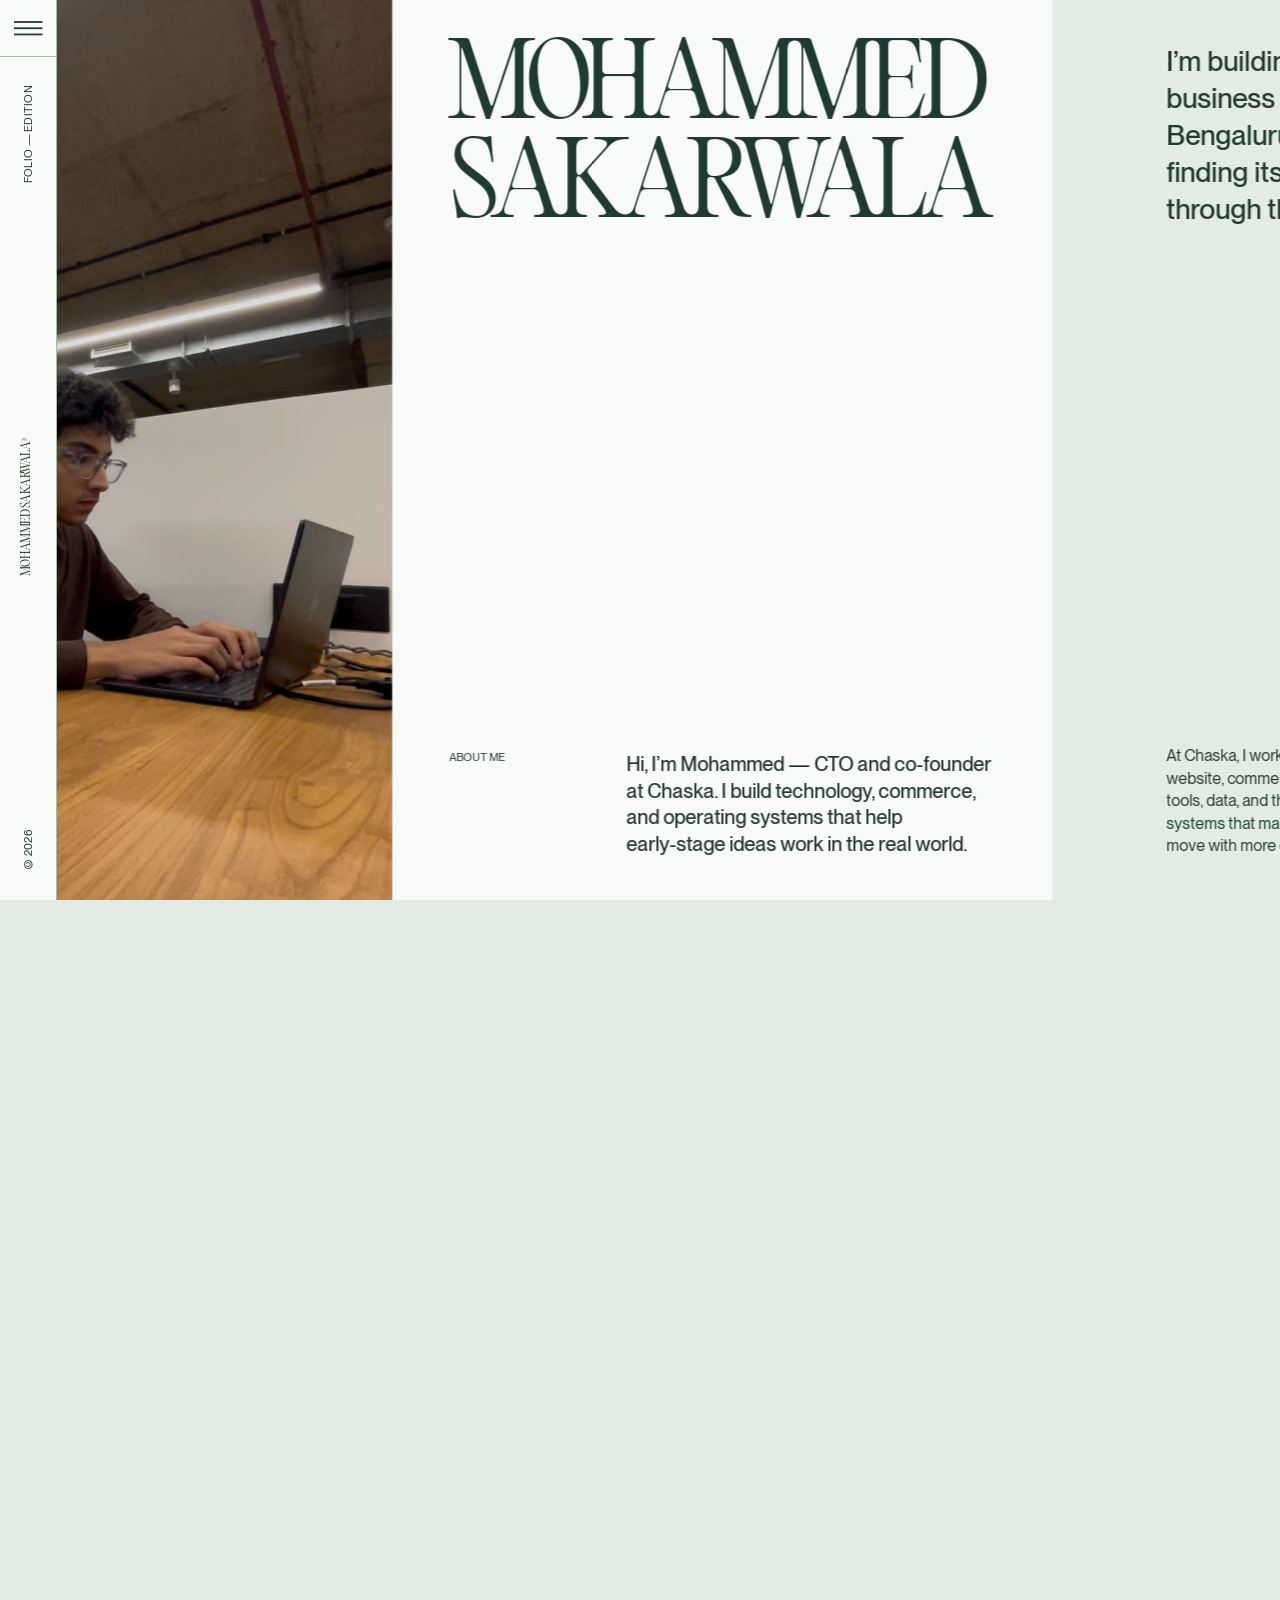
<file: about/index.html>
<!doctype html>
<html lang="en"><head><meta charset="utf-8"><meta name="viewport" content="width=device-width,initial-scale=1"><meta name="theme-color" content="#142f24"><meta name="description" content="About Mohammed Sakarwala, CTO and co-founder at Chaska."><title>About — Mohammed Sakarwala</title><link rel="preload" as="image" href="/assets/mohammed-building.jpeg"><link rel="stylesheet" href="/assets/site.css?v=20261117d"><script src="/assets/site.js?v=20261107l" defer></script></head>
<body><a class="skip" href="#main">Skip to content</a>
  <header class="site-rail site-rail--light" aria-label="Global site header"><a class="rail-mark" href="/" aria-label="Back to home">MS<sup>TM</sup></a><button class="rail-menu" type="button" aria-label="Open menu" aria-controls="site-menu" aria-expanded="false"><svg class="rail-menu__icon" viewBox="0 0 32 32" fill="none" xmlns="http://www.w3.org/2000/svg" aria-hidden="true"><rect y="15" width="32" height="2" fill="currentColor"></rect><rect data-menu-icon-bar="lower" x="0" y="22" width="32" height="2" fill="currentColor"></rect><rect data-menu-icon-bar="upper" x="0" y="8" width="32" height="2" fill="currentColor"></rect></svg></button><div class="rail-desktop"><span class="rail-edition">Folio — edition</span><a class="rail-name" href="/" aria-label="Back to home">Mohammed Sakarwala</a><span class="rail-year">© 2026</span></div></header>
  <nav class="menu-overlay" id="site-menu" aria-label="Site navigation" aria-hidden="true"><div class="menu-head"><span class="eyebrow">Mohammed Sakarwala — Folio</span></div><div class="menu-links"><a href="/"><span>01.</span>Home</a><a href="/about/"><span>02.</span>About</a><a href="/works/"><span>03.</span>Works</a><a href="/#contact"><span>04.</span>Contact</a></div><div class="menu-foot"><span>Bengaluru, India</span><a href="https://www.linkedin.com/in/mohammed-sakarwala-825a503b8/" target="_blank" rel="noopener noreferrer">LinkedIn ↗</a></div></nav>
  <div class="horizontal-scroll about-scroll" data-horizontal-scroll><main class="page about-page" id="main">
    <section class="about-panel about-panel--hero" data-header-bg="#f7faf6" data-header-text="#1f3a2d" data-header-border="#a8b8aa" aria-label="About Mohammed">
      <div class="about-portrait" data-reveal><span class="about-image-wipe" aria-hidden="true"></span><img src="/assets/mohammed-building.jpeg" width="1169" height="1561" alt="Mohammed working at a laptop" loading="eager"></div>
      <div class="about-hero-copy"><h1 class="about-display editorial-display" data-reveal><span class="about-name-line"><span>Mohammed</span></span><span class="about-name-line"><span>Sakarwala</span></span></h1><div class="about-hero-meta" data-reveal><p class="about-kicker">About me</p><p>Hi, I’m Mohammed — CTO and co-founder at Chaska. I build technology, commerce, and operating systems that help early-stage ideas work in the real world.</p></div></div>
    </section>

    <section class="about-panel about-panel--intro" data-header-bg="#e3ece4" data-header-text="#1f3a2d" data-header-border="#a8b8aa" aria-label="Introduction">
      <p class="about-lead">I’m building in public while studying business and entrepreneurship in Bengaluru. I like taking a rough idea, finding its practical shape, and learning through the work.</p>
      <div class="about-columns"><p>At Chaska, I work across the website, commerce setup, AI tools, data, and the operating systems that make a small team move with more clarity.</p><p>Before Chaska, we explored YŌJŌ, a matcha concept. It taught me to look harder at an audience and the time available before getting attached to an idea.</p></div>
    </section>

    <section class="about-panel about-panel--philosophy" data-header-bg="#1f3a2d" data-header-text="#f7faf6" data-header-border="#54705f" aria-label="Philosophy">
      <p class="about-kicker">Philosophy</p><blockquote class="editorial-display" data-reveal><span class="about-quote-line"><span>“Learn in public.</span></span><span class="about-quote-line"><span>Build with intent.”</span></span></blockquote>
    </section>

    <section class="about-panel about-panel--journey" data-header-bg="#1f3a2d" data-header-text="#f7faf6" data-header-border="#54705f" aria-label="Journey">
      <h2 class="editorial-display" data-reveal><span class="about-name-line"><span>Current</span></span><span class="about-name-line"><span>journey</span></span></h2>
      <p class="journey-note">❋ A short timeline of the ventures, systems, and experiments shaping how I think and build.</p>
      <div class="journey-table" data-reveal role="table" aria-label="Mohammed's current journey">
        <div role="row"><strong role="cell">2026 — now</strong><span role="cell">CTO &amp; co-founder</span><span role="cell">Chaska</span></div>
        <div role="row"><strong role="cell">2026</strong><span role="cell">Brand &amp; web concept</span><span role="cell">YŌJŌ</span></div>
        <div role="row"><strong role="cell">2025 — now</strong><span role="cell">Business &amp; entrepreneurship</span><span role="cell">Mesa School of Business</span></div>
        <div role="row"><strong role="cell">2025 — now</strong><span role="cell">Learning and venture building</span><span role="cell">IIM Bangalore</span></div>
      </div>
    </section>

    <section class="about-panel about-panel--beyond" data-header-bg="#e3ece4" data-header-text="#1f3a2d" data-header-border="#a8b8aa" aria-label="Beyond work">
      <div class="about-beyond-image" data-reveal><span class="about-image-wipe" aria-hidden="true"></span><img src="/assets/image-placeholder.svg" alt="Image placeholder" loading="eager"></div>
      <p class="about-lead" data-reveal>Beyond work: <span>badminton</span>, <span>football</span>, <span>cricket</span>, the gym, reading, gaming, and taking things apart to understand how they work.</p>
      <div class="about-interest-preview" aria-hidden="true"><svg viewBox="0 0 189 251" fill="none" xmlns="http://www.w3.org/2000/svg"><rect x=".5" y=".5" width="188" height="250" stroke="currentColor"/><path d="M0 0L189 251" stroke="currentColor"/></svg></div>
      <div class="about-beyond-foot" data-reveal><p>Open for<br>collaborations</p><p>Find me on<br><a href="https://www.linkedin.com/in/mohammed-sakarwala-825a503b8/" target="_blank" rel="noopener noreferrer">LinkedIn ↗</a></p></div>
    </section>
  </main></div>
</body></html>
</file>
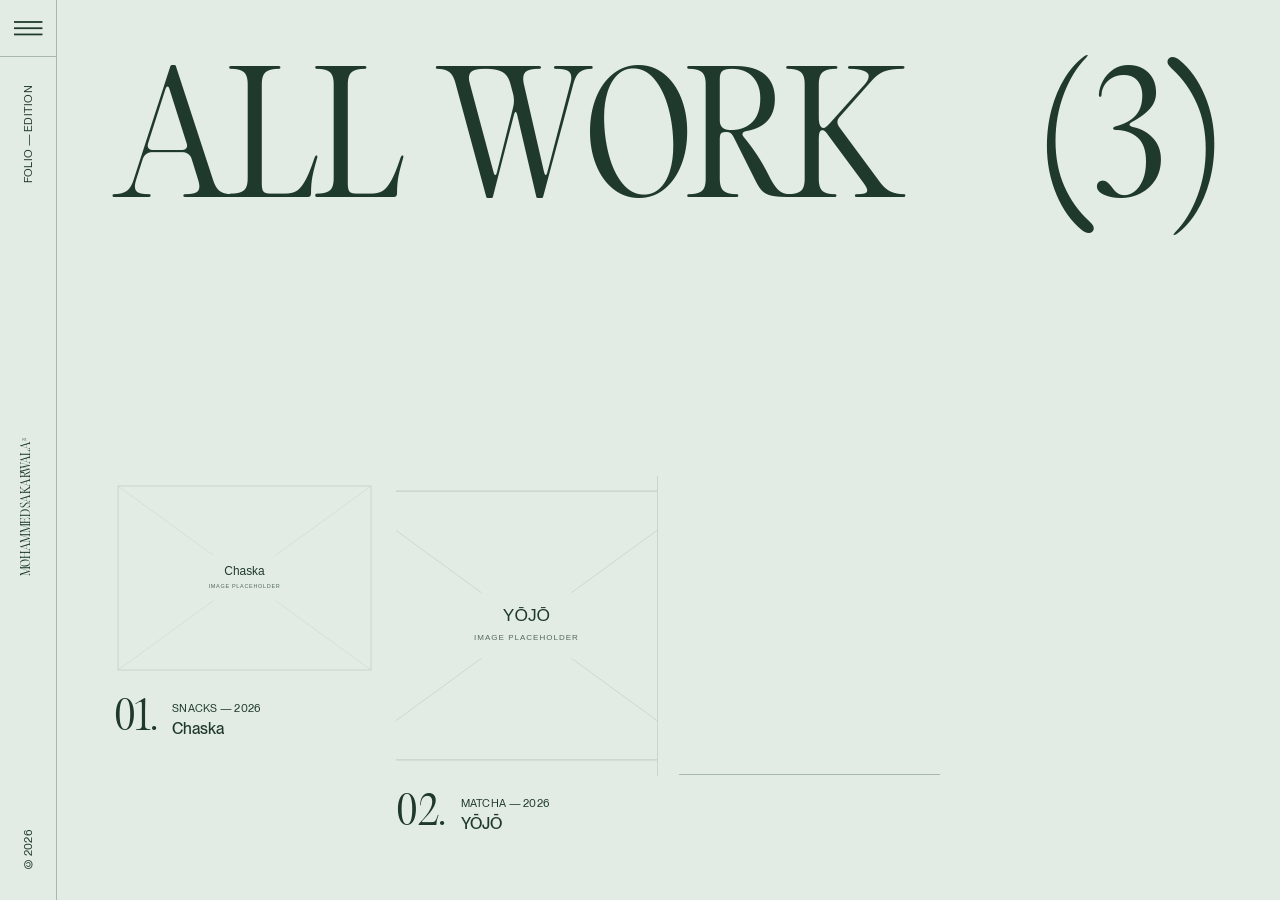
<file: works/index.html>
<!doctype html>
<html lang="en"><head><meta charset="utf-8"><meta name="viewport" content="width=device-width,initial-scale=1"><meta name="theme-color" content="#142f24"><meta name="description" content="Selected work by Mohammed Sakarwala: Chaska, YŌJŌ, and an educational platform."><title>Works — Mohammed Sakarwala</title><script>document.documentElement.classList.add('works-js')</script><link rel="stylesheet" href="/assets/site.css?v=20261117d"><link rel="stylesheet" href="/assets/works.css?v=20261117d"><script src="/assets/site.js?v=20261107l" defer></script><link rel="stylesheet" href="/assets/notes-platform.css?v=20261117d"></head>
<body><a class="skip" href="#main">Skip to content</a>
  <header class="site-rail site-rail--light" aria-label="Global site header"><a class="rail-mark" href="/" aria-label="Back to home">MS<sup>TM</sup></a><button class="rail-menu" type="button" aria-label="Open menu" aria-controls="site-menu" aria-expanded="false"><svg class="rail-menu__icon" viewBox="0 0 32 32" fill="none" xmlns="http://www.w3.org/2000/svg" aria-hidden="true"><rect y="15" width="32" height="2" fill="currentColor"></rect><rect data-menu-icon-bar="lower" x="0" y="22" width="32" height="2" fill="currentColor"></rect><rect data-menu-icon-bar="upper" x="0" y="8" width="32" height="2" fill="currentColor"></rect></svg></button><div class="rail-desktop"><span class="rail-edition">Folio — edition</span><a class="rail-name" href="/" aria-label="Back to home">Mohammed Sakarwala</a><span class="rail-year">© 2026</span></div></header>
  <nav class="menu-overlay" id="site-menu" aria-label="Site navigation" aria-hidden="true"><div class="menu-head"><span class="eyebrow">Mohammed Sakarwala — Folio</span></div><div class="menu-links"><a href="/"><span>01.</span>Home</a><a href="/about/"><span>02.</span>About</a><a href="/works/"><span>03.</span>Works</a><a href="/#contact"><span>04.</span>Contact</a></div><div class="menu-foot"><span>Bengaluru, India</span><a href="https://www.linkedin.com/in/mohammed-sakarwala-825a503b8/" target="_blank" rel="noopener noreferrer">LinkedIn ↗</a></div></nav>
  <main class="page works-page" id="main">
    <section class="works-all" aria-label="All work" data-header-bg="#e3ece4" data-header-text="#1f3a2d" data-header-border="#a8b8aa">
      <header class="works-all__head"><h1 class="works-all__title">All work</h1><p class="works-all__count" aria-label="3 projects">(3)</p></header>
      <div class="works-all__viewport" data-works-viewport><div class="works-all__track" role="list" aria-label="Project gallery">
        <article class="works-all__card works-all__card--chaska" role="listitem"><a href="/works/chaska/" data-works-open="chaska" aria-label="View Chaska project"><span class="works-all__media"><img src="/assets/chaska-placeholder.svg" width="1536" height="1024" alt="Chaska image placeholder"></span></a><div class="works-all__caption"><span class="works-all__number">01.</span><div><span class="works-all__category">Snacks — 2026</span><h2>Chaska</h2></div></div></article>
        <article class="works-all__card works-all__card--yojo" role="listitem"><a href="/works/yojo/" data-works-open="yojo" aria-label="View YŌJŌ project"><span class="works-all__media"><img src="/assets/yojo-placeholder.svg" width="1536" height="1024" alt="YŌJŌ image placeholder"></span></a><div class="works-all__caption"><span class="works-all__number">02.</span><div><span class="works-all__category">Matcha — 2026</span><h2>YŌJŌ</h2></div></div></article>
        <article class="works-all__card works-all__card--notes works-all__card--text-only" role="listitem"><div class="works-all__caption"><span class="works-all__number">03.</span><div><span class="works-all__category">Office Management — 2026</span><h2><a href="/works/notes-platform/" data-works-open="notes">Educational platform</a></h2></div></div></article>
      </div></div>
    </section>
<section class="project-overlay" data-project-overlay="chaska" role="dialog" aria-modal="true" aria-label="Chaska" hidden>
<div class="project-overlay__backdrop" aria-hidden="true"></div>
<button class="project-overlay__close" type="button" data-project-close>← Back to work</button>
<div class="project-overlay__copy"><div class="case-hero__content"><h1 class="serif">Chaska</h1><div class="case-intro"><span class="eyebrow">Overview</span><p>A student-built snacks brand. As CTO and co-founder, I work on the technology and systems that help turn the brand into a real business.</p></div><div class="case-facts"><div><span>Year</span><span>2026 — now</span></div><div><span>Role</span><span>CTO and co-founder</span></div><div><span>Scope</span><span>Website, Shopify integration, AI and operating systems</span></div><div><span>Live site</span><a href="https://snackchaska.shop/" target="_blank" rel="noopener noreferrer">Visit Chaska ↗</a></div></div></div><section class="section case-body" data-header-bg="#eff3ee" data-header-text="#1f3a2d" data-header-border="#a8b8aa"><div class="wrap chapter"><div class="chapter-label"><span>The project</span>Chaska</div><div><p class="section-lead" data-reveal">For Chaska, the website had to do more than look like a brand. It had to help people discover and buy the product.</p><div class="case-body__grid" data-reveal><h2>From domain to checkout.</h2><div><p>I built the Chaska website from domain setup through Shopify payment integration with help from one teammate. The work includes the surrounding setup a young brand needs to be visible and measurable online.</p><p>I also work across AI tools, data, Meta Ads Manager and pixels, and the operating systems behind the team’s execution. Those pieces keep changing as we learn what the business actually needs.</p><p>This is ongoing work. I’ll add verified outcomes and a closer look at the implementation as the venture develops.</p></div></div><figure class="case-media"><img src="/assets/chaska-placeholder.svg" width="1122" height="1402" alt="Chaska image placeholder" loading="lazy"><figcaption>Chaska imagery will be added here.</figcaption></figure></div></div></section></div>
<div class="project-overlay__visual"><img src="/assets/chaska-placeholder.svg" width="1122" height="1402" alt="Chaska image placeholder"></div>
</section>
<section class="project-overlay" data-project-overlay="yojo" role="dialog" aria-modal="true" aria-label="YŌJŌ" hidden>
<div class="project-overlay__backdrop" aria-hidden="true"></div>
<button class="project-overlay__close" type="button" data-project-close>← Back to work</button>
<div class="project-overlay__copy"><div class="case-hero__content"><h1 class="serif">YŌJŌ</h1><div class="case-intro"><span class="eyebrow">Overview</span><p>An earlier exploration of how matcha could feel more accessible in India, expressed through a brand identity and digital experience.</p></div><div class="case-facts"><div><span>Year</span><span>2026</span></div><div><span>Status</span><span>Past project · concept archive</span></div><div><span>Scope</span><span>Brand direction, product exploration, website</span></div><div><span>Site</span><a href="/yojo-concept/" target="_blank" rel="noopener noreferrer">Explore the concept ↗</a></div></div></div><section class="section case-body" data-header-bg="#eff3ee" data-header-text="#1f3a2d" data-header-border="#a8b8aa"><div class="wrap chapter"><div class="chapter-label"><span>The project</span>YŌJŌ</div><div><p class="section-lead" data-reveal">We explored YŌJŌ before moving on to Chaska. The work remains a useful record of an idea taken far enough to design and test its story.</p><div class="case-body__grid" data-reveal><h2>A brand for an everyday cup.</h2><div><p>YŌJŌ started as a matcha-focused drinks idea. We explored what a more approachable brand could look and sound like, along with flavour directions and a website to bring the idea together.</p><p>Our team later changed direction for the venture we were building at Mesa. That was a decision about our own constraints and audience, not a claim that matcha cannot work in India.</p><p>The linked site presents the visual and product concept as an archive. It does not take orders or enquiries.</p></div></div><figure class="case-media" style="background:#d3e0d4"><img src="/assets/yojo-placeholder.svg" width="1536" height="1024" alt="YŌJŌ image placeholder" loading="lazy"><figcaption>YŌJŌ imagery will be added here.</figcaption></figure></div></div></section></div>
<div class="project-overlay__visual"><img src="/assets/yojo-placeholder.svg" width="1536" height="1024" alt="YŌJŌ image placeholder"></div>
</section>
<section class="project-overlay" data-project-overlay="notes" role="dialog" aria-modal="true" aria-label="Educational platform" hidden>
<div class="project-overlay__backdrop" aria-hidden="true"></div>
<button class="project-overlay__close" type="button" data-project-close>← Back to work</button>
<div class="project-overlay__copy"><div class="case-hero__content"><h1 class="serif">Educational platform</h1><div class="case-intro"><span class="eyebrow">Overview</span><p>A digital study platform providing educational material for the subject of Office Management. Students can explore OM-1 and OM-2 resources, purchase access, and study through a mobile-friendly reader.</p></div><div class="case-facts"><div><span>Year</span><span>2026</span></div><div><span>Role</span><span>Solo build</span></div><div><span>Stack</span><span>Supabase · Razorpay · Cloudflare Pages</span></div><div><span>Website</span><a href="https://om-notes.pages.dev/" target="_blank" rel="noopener noreferrer">Visit OM Notes ↗</a></div></div></div><section class="section case-body" data-header-bg="#eff3ee" data-header-text="#1f3a2d" data-header-border="#a8b8aa"><div class="wrap chapter"><div class="chapter-label"><span>The project</span>Educational platform</div><div>
      <p class="section-lead" data-reveal>OM Notes brings educational material for Office Management into one place, including OM-1 and OM-2 study resources and past papers, with a reader designed for students on mobile and desktop.</p>
      <div class="case-body__grid" data-reveal>
        <h2>From landing page to live checkout.</h2>
        <div>
          <p>I built the landing page, Google sign-in, Razorpay checkout, and account experience. Supabase handles authentication, payment-related functions, and access checks; Cloudflare Pages hosts the site.</p>
          <p>A central challenge was making a long set of notes usable on phones while keeping the original document in private storage. The reader loads prepared pages as they are needed, with navigation and zoom controls.</p>
        </div>
      </div>

      <div class="notes-tech-grid" data-reveal>
        <div class="notes-tech-item">
          <span class="notes-tech-item__number serif">01</span>
          <h3>A protected reader</h3>
          <p>The current reader displays prepared page images and overlays account information as a deterrent to casual sharing. Authorized viewers can still save or capture what they see, so the design does not promise to prevent copying.</p>
        </div>
        <div class="notes-tech-item">
          <span class="notes-tech-item__number serif">02</span>
          <h3>Private source files</h3>
          <p>The original PDF stays in private storage. Authenticated requests retrieve individual prepared pages through an Edge Function, rather than sending the original PDF or a storage signing key to the browser.</p>
        </div>
        <div class="notes-tech-item">
          <span class="notes-tech-item__number serif">03</span>
          <h3>Edge Function security pattern</h3>
          <p>Supabase Edge Functions handle operations such as checking entitlement and processing payment events. A page request checks the signed-in account and paid access before returning content; the service role key stays server-side.</p>
        </div>
        <div class="notes-tech-item">
          <span class="notes-tech-item__number serif">04</span>
          <h3>A reader for long notes</h3>
          <p>The current prepared notes contain 164 pages. The reader loads pages around the viewport on demand, with page navigation and zoom for desktop and mobile.</p>
        </div>
      </div>

      <figure class="case-media notes-case-media">
        <div class="notes-architecture" aria-label="System architecture overview">
          <div class="notes-arch-row notes-arch-row--top">
            <div class="notes-arch-node">Landing page<span>Cloudflare Pages</span></div>
            <div class="notes-arch-arrow">→</div>
            <div class="notes-arch-node">Google OAuth<span>Supabase Auth</span></div>
            <div class="notes-arch-arrow">→</div>
            <div class="notes-arch-node">Razorpay checkout<span>Online payment</span></div>
          </div>
          <div class="notes-arch-divider" aria-hidden="true">↓ on payment.captured</div>
          <div class="notes-arch-row notes-arch-row--bottom">
            <div class="notes-arch-node notes-arch-node--highlight">Edge Function<span>Validates webhook · grants access</span></div>
            <div class="notes-arch-arrow">→</div>
            <div class="notes-arch-node notes-arch-node--highlight">Edge Function<span>Checks access · serves pages</span></div>
            <div class="notes-arch-arrow">→</div>
            <div class="notes-arch-node">Notes reader<span>Prepared pages · lazy loading</span></div>
          </div>
        </div>
        <figcaption>System architecture. The service role key stays server-side throughout.</figcaption>
      </figure>

      <div class="notes-callout" data-reveal>
        <p class="notes-callout__label eyebrow">The approach</p>
        <p class="notes-callout__text">Keep privileged operations server-side, check access on each page request, and make a long document practical to read on a phone.</p>
      </div>
    </div></div></section></div>
</section>
  </main>
</body></html>
</file>
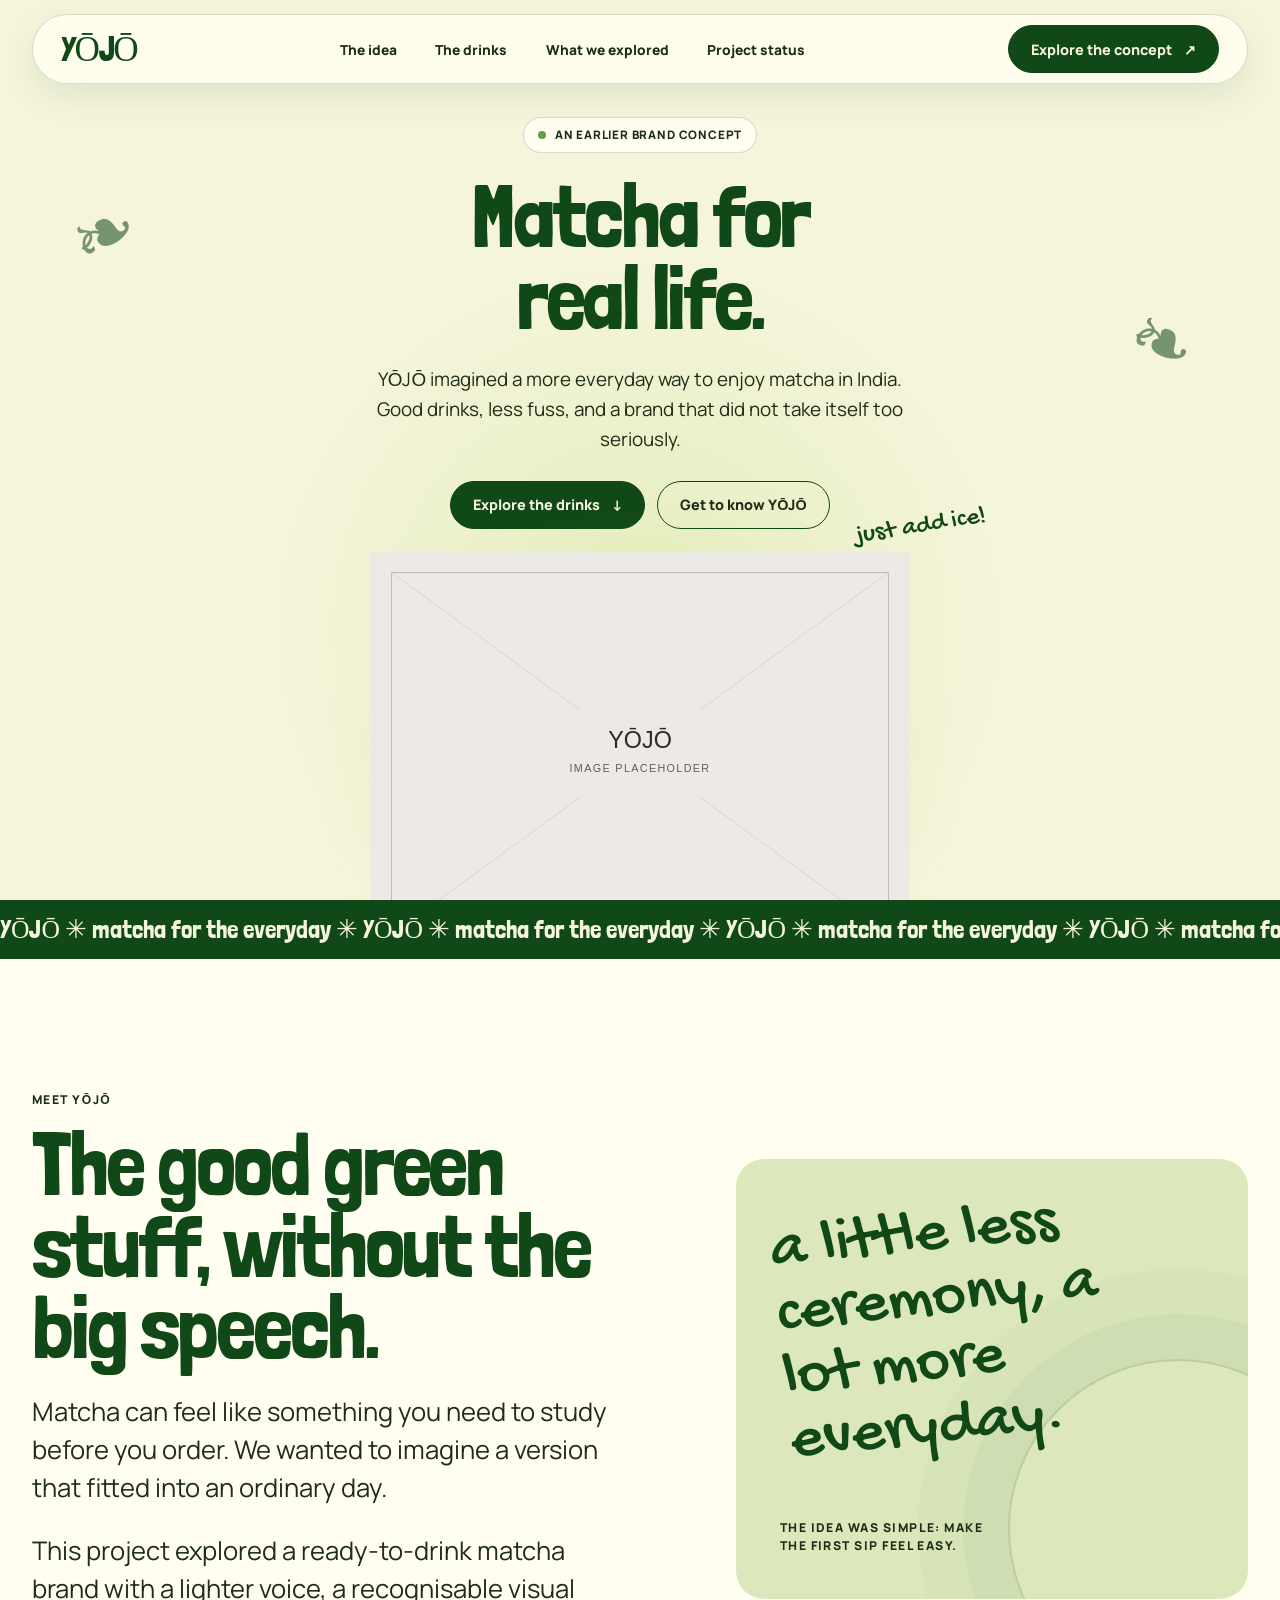
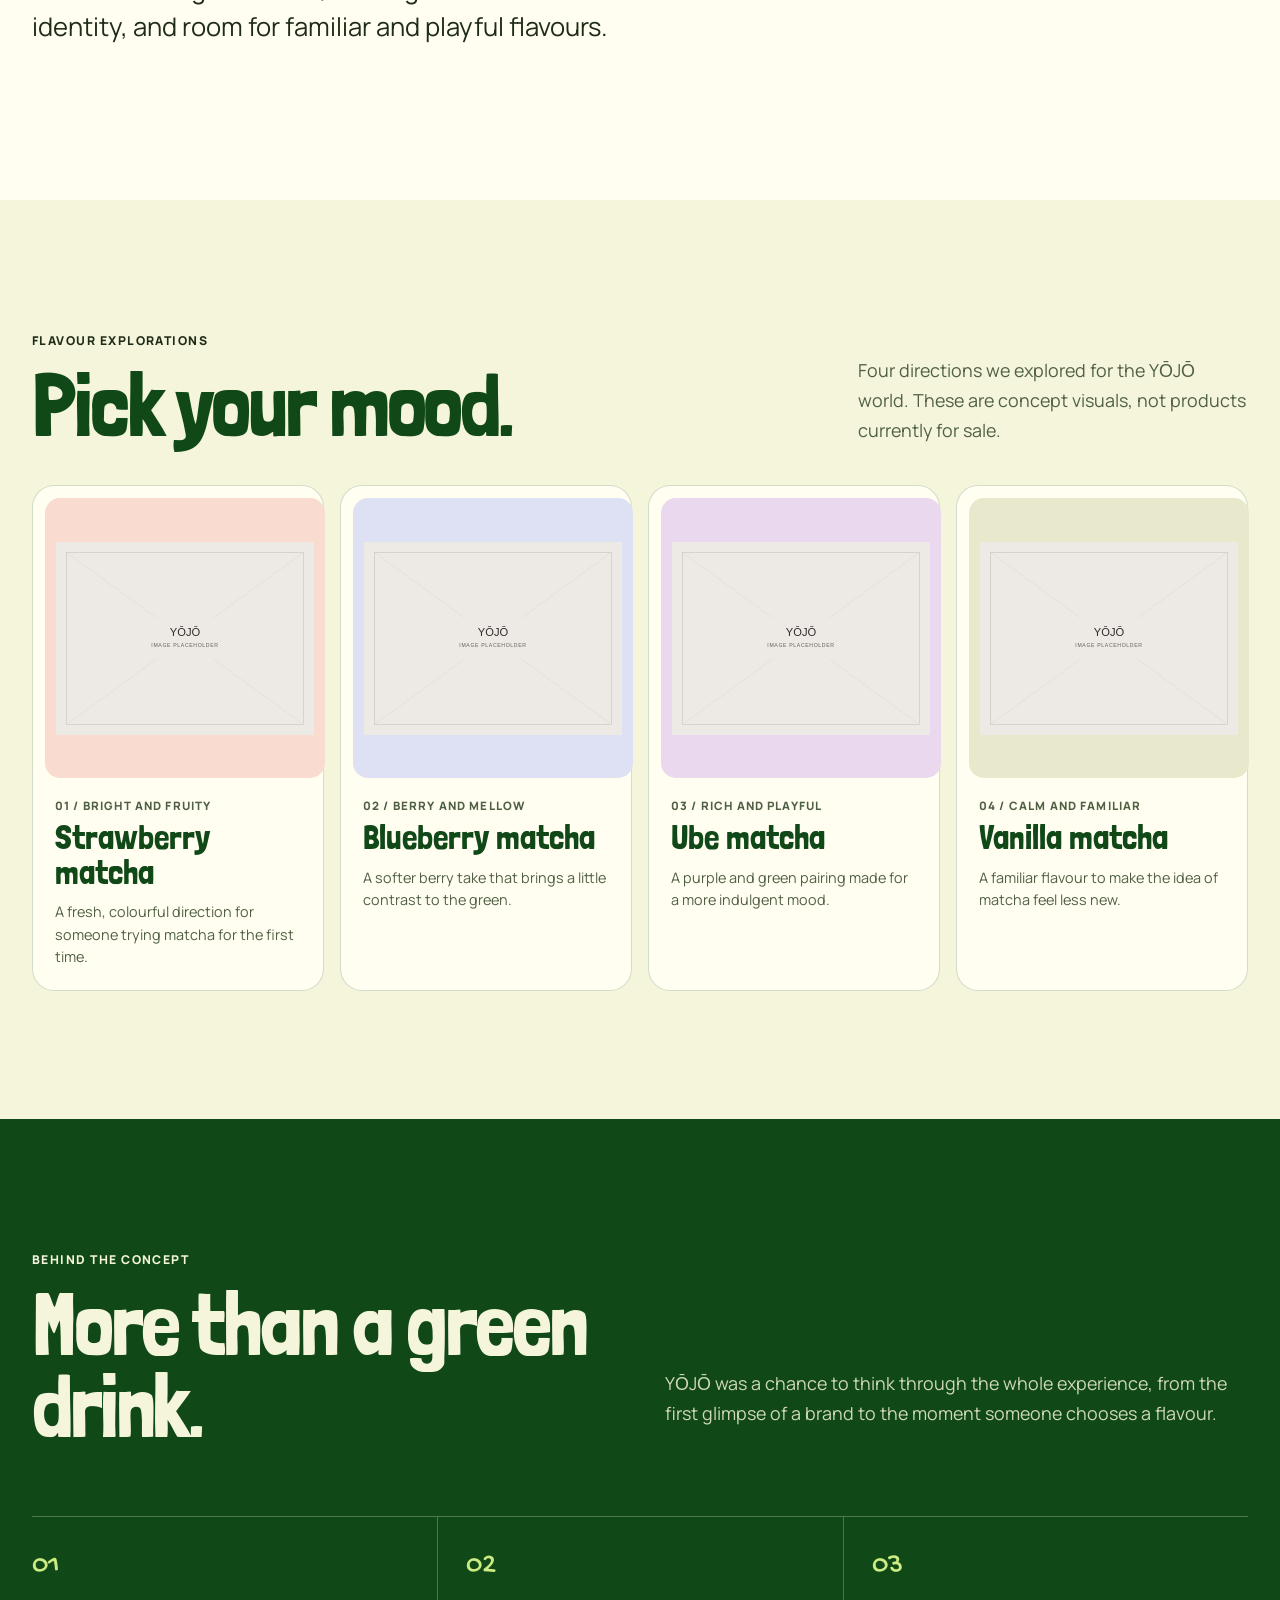
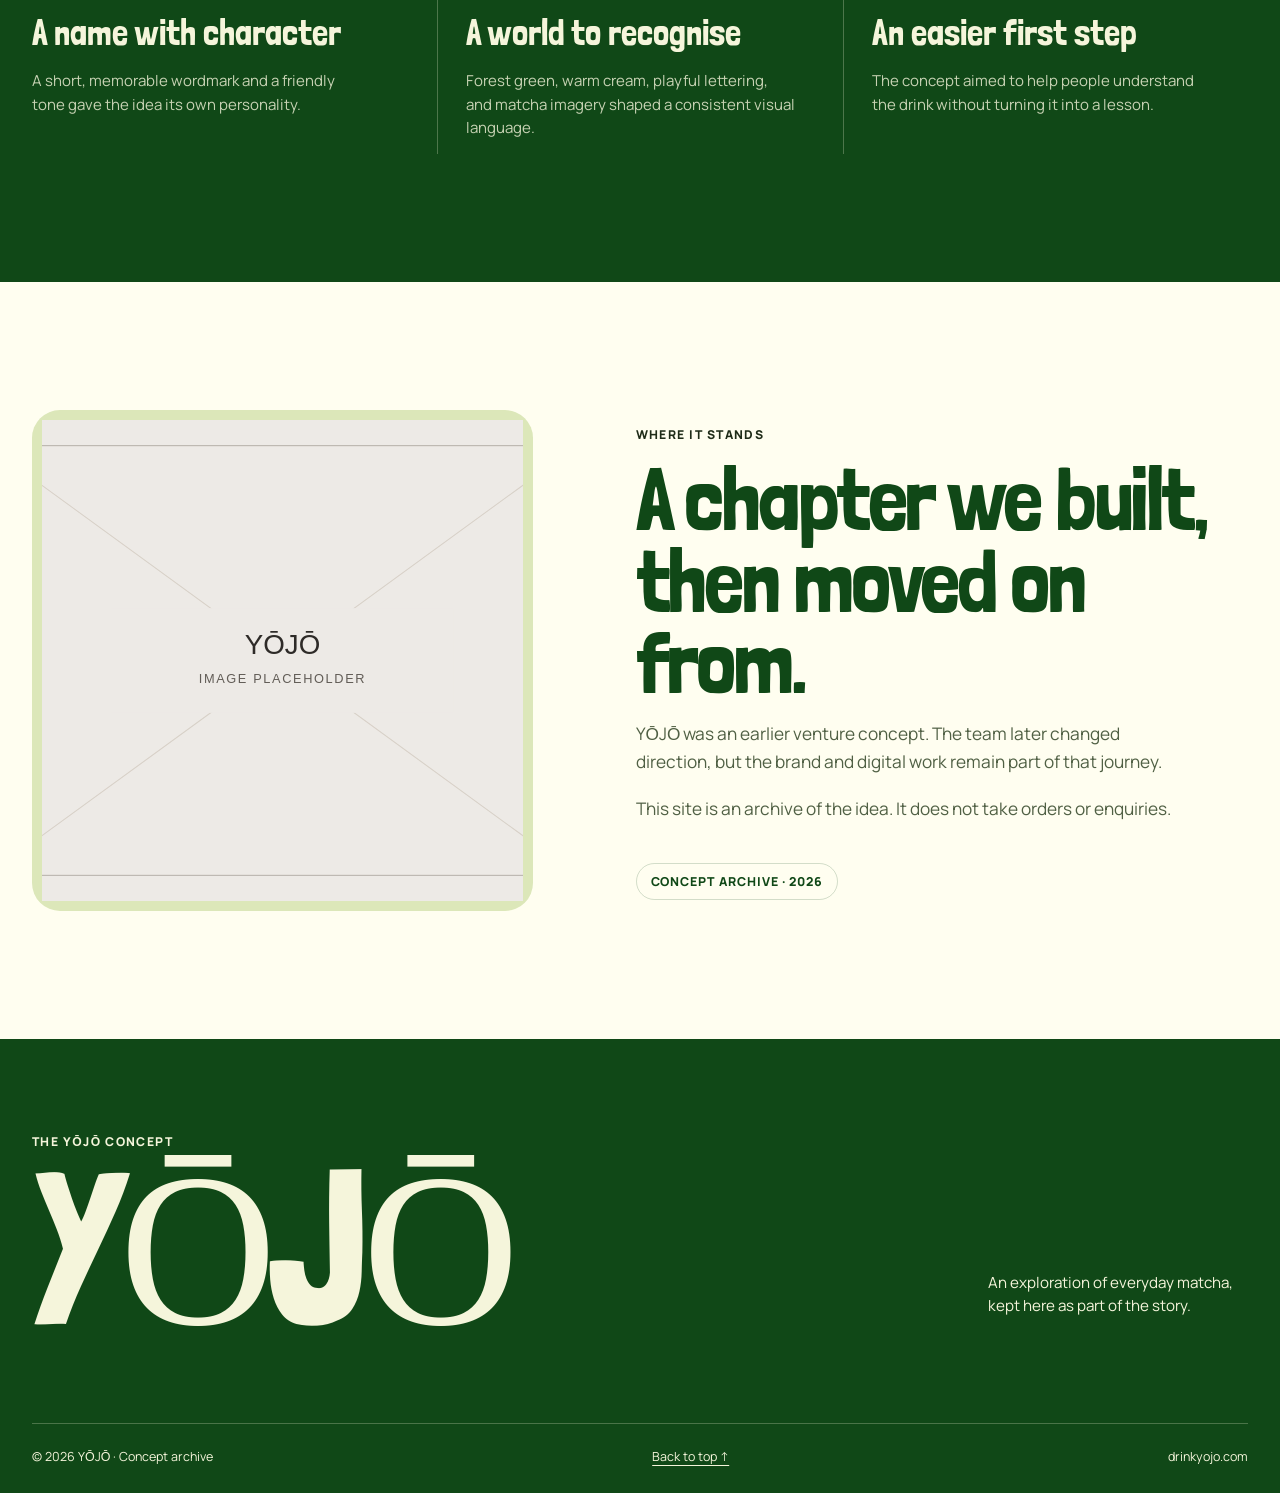
<file: yojo-concept/index.html>
<!doctype html>
<html lang="en">
<head>
  <meta charset="utf-8">
  <meta name="viewport" content="width=device-width, initial-scale=1">
  <meta name="theme-color" content="#F5F5DB">
  <meta name="description" content="YŌJŌ was an exploration of everyday matcha for India. Explore the brand, drink ideas and the thinking behind the concept.">
  <title>YŌJŌ — everyday matcha, imagined</title>
  <link rel="icon" type="image/svg+xml" href="favicon.svg">
  <style>
    @font-face{font-family:Londrina;src:url("fonts/LondrinaSolid-normal-400-latin.woff2") format("woff2");font-display:swap}
    @font-face{font-family:Gochi;src:url("fonts/GochiHand-normal-400-latin.woff2") format("woff2");font-display:swap}
    @font-face{font-family:Manrope;src:url("fonts/Manrope-var-latin.woff2") format("woff2");font-display:swap}
    :root{
      --cream:#F5F5DB;--paper:#FFFEF0;--forest:#104817;--ink:#1F2C18;
      --muted:#506044;--sage:#DCE8BC;--lime:#CDEB83;--line:rgba(16,72,23,.18);
      --display:Londrina,Georgia,serif;--body:Manrope,Arial,sans-serif;--hand:Gochi,cursive;
      --max:1280px;--ease:cubic-bezier(.22,1,.36,1)
    }
    *,*::before,*::after{box-sizing:border-box}
    html{scroll-behavior:smooth;scroll-padding-top:96px}
    body{margin:0;color:var(--ink);background:var(--cream);font-family:var(--body);-webkit-font-smoothing:antialiased}
    body.menu-open{overflow:hidden}
    img{display:block;max-width:100%}
    a{color:inherit}
    button{font:inherit}
    :focus-visible{outline:3px solid #4e8d30;outline-offset:4px}
    .skip{position:fixed;left:16px;top:-100px;z-index:100;background:var(--forest);color:var(--cream);padding:12px 18px}
    .skip:focus{top:16px}
    .wrap{width:min(calc(100% - 64px),var(--max));margin-inline:auto}
    .eyebrow{font-size:.76rem;font-weight:800;letter-spacing:.12em;text-transform:uppercase}
    .display{font-family:var(--display);font-weight:400;letter-spacing:-.035em;line-height:.91}
    .scribble{font-family:var(--hand);font-weight:400}
    .button{min-height:48px;padding:12px 22px;display:inline-flex;align-items:center;justify-content:center;gap:12px;border:1px solid var(--forest);border-radius:999px;text-decoration:none;font-size:.9rem;font-weight:800;transition:transform .25s var(--ease),background .25s,color .25s}
    .button:hover{transform:translateY(-3px)}
    .button--solid{background:var(--forest);color:var(--cream)}
    .button--solid:hover{background:#236630}
    .button--outline:hover{background:var(--forest);color:var(--cream)}
    .header{position:fixed;inset:14px 0 auto;z-index:50;pointer-events:none}
    .header__inner{height:70px;display:flex;align-items:center;justify-content:space-between;gap:24px;padding:0 28px;border:1px solid var(--line);border-radius:999px;background:rgba(255,254,240,.94);box-shadow:0 12px 36px rgba(16,72,23,.09);backdrop-filter:blur(16px);pointer-events:auto}
    .logo{font-family:var(--display);font-size:2.2rem;line-height:1;text-decoration:none;color:var(--forest);letter-spacing:-.04em}
    .nav{display:flex;align-items:center;gap:clamp(18px,3vw,42px)}
    .nav a{text-decoration:none;font-size:.86rem;font-weight:800}
    .nav a:hover{text-decoration:underline;text-underline-offset:6px}
    .header__action{white-space:nowrap}
    .menu-toggle{display:none;width:44px;height:44px;border:0;border-radius:50%;background:var(--forest);color:var(--cream);cursor:pointer}
    .menu-toggle span{display:block;width:18px;height:2px;margin:5px auto;background:currentColor}
    .mobile-menu{display:none}
    .hero{position:relative;height:100vh;height:100svh;padding:clamp(105px,13vh,140px) 0 0;overflow:hidden;background:radial-gradient(circle at 50% 70%,#e4edbb 0,transparent 42%),var(--cream)}
    .hero__inner{position:relative;z-index:2;text-align:center}
    .status{display:inline-flex;align-items:center;gap:9px;padding:9px 14px;border:1px solid var(--line);border-radius:999px;background:var(--paper);font-size:.73rem;font-weight:800;letter-spacing:.07em;text-transform:uppercase}
    .status::before{content:"";width:8px;height:8px;border-radius:50%;background:#669f42}
    .hero h1{max-width:900px;margin:22px auto 0;color:var(--forest);font-size:clamp(3.8rem,7vw,7.8rem)}
    .hero h1 span{display:block}
    .hero__sub{max-width:550px;margin:26px auto 0;font-size:clamp(1rem,1.55vw,1.18rem);line-height:1.6}
    .hero__actions{display:flex;justify-content:center;flex-wrap:wrap;gap:12px;margin-top:26px}
    .hero__visual{position:relative;width:min(540px,54vw);margin:22px auto 0;aspect-ratio:1.5/1}
    .hero__visual::before{content:"";position:absolute;inset:14% 9% 0;border-radius:50%;background:#c5dc89;filter:blur(46px);opacity:.7}
    .hero__visual img{position:relative;width:100%;height:auto;mix-blend-mode:multiply;mask-image:radial-gradient(ellipse 48% 52% at 50% 50%,#000 65%,transparent 100%)}
    .hero__note{position:absolute;z-index:3;top:47%;left:calc(50% + 215px);transform:rotate(-9deg);font-size:clamp(1.25rem,2vw,2rem);color:var(--forest)}
    .hero__leaf{position:absolute;color:var(--forest);opacity:.55;font-family:var(--hand);font-size:clamp(3rem,6vw,6rem);line-height:1;pointer-events:none}
    .hero__leaf--a{top:23%;left:6%;transform:rotate(-25deg)}
    .hero__leaf--b{top:35%;right:7%;transform:rotate(25deg)}
    .marquee{position:relative;z-index:4;overflow:hidden;background:var(--forest);color:var(--cream);border-block:1px solid var(--forest)}
    .marquee__track{display:flex;width:max-content;animation:marquee 24s linear infinite}
    .marquee__track span{padding:13px 0;font-family:var(--display);font-size:clamp(1.4rem,2vw,2rem);white-space:nowrap}
    @keyframes marquee{to{transform:translateX(-50%)}}
    .section{padding:clamp(76px,10vw,150px) 0}
    .section-title{margin:14px 0 0;font-size:clamp(3.3rem,7vw,7.4rem);color:var(--forest)}
    .section-intro{max-width:600px;font-size:clamp(1rem,1.4vw,1.17rem);line-height:1.65;color:var(--muted)}
    .intro{background:var(--paper)}
    .intro__grid{display:grid;grid-template-columns:1.08fr .92fr;gap:clamp(40px,8vw,130px);align-items:center}
    .intro__copy p{font-size:clamp(1.15rem,2vw,1.6rem);line-height:1.48}
    .intro__copy p+p{margin-top:20px}
    .intro__aside{position:relative;min-height:440px;padding:44px;display:flex;flex-direction:column;justify-content:space-between;background:var(--sage);border-radius:28px;overflow:hidden}
    .intro__aside::after{content:"";position:absolute;width:340px;height:340px;border:2px solid rgba(16,72,23,.16);border-radius:50%;right:-100px;bottom:-100px;box-shadow:0 0 0 45px rgba(16,72,23,.035),0 0 0 90px rgba(16,72,23,.025)}
    .intro__aside .scribble{position:relative;z-index:1;font-size:clamp(2.7rem,5vw,5rem);line-height:1;max-width:340px;color:var(--forest);transform:rotate(-6deg)}
    .intro__aside .eyebrow{position:relative;z-index:1;max-width:230px;line-height:1.5}
    .drinks{overflow:hidden}
    .drinks__heading{display:flex;justify-content:space-between;align-items:end;gap:30px;margin-bottom:40px}
    .drinks__heading .section-intro{max-width:390px;margin:0}
    .drink-grid{display:grid;grid-template-columns:repeat(4,minmax(0,1fr));gap:16px}
    .drink{min-width:0;padding:12px 12px 22px;border:1px solid var(--line);border-radius:22px;background:var(--paper);transition:transform .35s var(--ease),box-shadow .35s var(--ease)}
    .drink:hover{transform:translateY(-8px);box-shadow:0 20px 45px rgba(16,72,23,.12)}
    .drink__image{min-height:280px;aspect-ratio:1/1;display:grid;place-items:center;overflow:hidden;border-radius:15px}
    .drink__image img{width:92%;height:92%;object-fit:contain}
    .drink--strawberry .drink__image{background:#F9DCCF}
    .drink--blueberry .drink__image{background:#DDE1F3}
    .drink--ube .drink__image{background:#E9D8EE}
    .drink--vanilla .drink__image{background:#E8E8CD}
    .drink__meta{margin:20px 10px 7px;font-size:.72rem;font-weight:800;letter-spacing:.1em;text-transform:uppercase;color:var(--muted)}
    .drink h3{margin:0 10px;font-family:var(--display);font-size:clamp(2rem,2.7vw,3rem);line-height:1;color:var(--forest);font-weight:400}
    .drink p{margin:12px 10px 0;font-size:.9rem;line-height:1.55;color:var(--muted)}
    .idea{background:var(--forest);color:var(--cream);overflow:hidden}
    .idea .section-title{color:var(--cream)}
    .idea .section-intro{color:rgba(245,245,219,.83)}
    .idea__top{display:grid;grid-template-columns:1fr 1fr;gap:50px;align-items:end}
    .idea__grid{display:grid;grid-template-columns:repeat(3,1fr);margin-top:70px;border-top:1px solid rgba(245,245,219,.27)}
    .idea__item{padding:32px 28px 0 0;min-height:230px}
    .idea__item+.idea__item{padding-left:28px;border-left:1px solid rgba(245,245,219,.27)}
    .idea__item span{font-family:var(--hand);font-size:1.8rem;color:var(--lime)}
    .idea__item h3{font-family:var(--display);font-size:2.25rem;font-weight:400;margin:28px 0 10px}
    .idea__item p{max-width:330px;line-height:1.55;color:rgba(245,245,219,.8);font-size:.94rem}
    .archive{background:var(--paper)}
    .archive__grid{display:grid;grid-template-columns:.9fr 1.1fr;gap:clamp(40px,8vw,140px);align-items:center}
    .archive__visual{position:relative;aspect-ratio:1/1;display:grid;place-items:center;border-radius:28px;background:#dce7b9;overflow:hidden}
    .archive__visual::before{content:"";position:absolute;width:65%;height:65%;border:2px solid rgba(16,72,23,.22);border-radius:50%;box-shadow:0 0 0 36px rgba(16,72,23,.045),0 0 0 72px rgba(16,72,23,.035)}
    .archive__visual img{position:relative;width:96%;height:96%;object-fit:cover;mix-blend-mode:multiply;mask-image:radial-gradient(ellipse 48% 52% at 50% 50%,#000 65%,transparent 100%)}
    .archive__copy p{max-width:560px;line-height:1.65;color:var(--muted);font-size:1.08rem}
    .archive__copy p+p{margin-top:18px}
    .archive__tag{display:inline-block;margin-top:22px;padding:9px 14px;border:1px solid var(--line);border-radius:999px;font-size:.77rem;font-weight:800;text-transform:uppercase;letter-spacing:.08em;color:var(--forest)}
    .footer{padding:90px 0 28px;background:var(--forest);color:var(--cream)}
    .footer__top{display:flex;justify-content:space-between;gap:30px;align-items:end}
    .footer__title{margin:12px 0 0;font-size:clamp(5rem,17vw,17rem);line-height:.78}
    .footer__note{max-width:260px;line-height:1.5;font-size:.95rem}
    .footer__bottom{display:flex;justify-content:space-between;gap:20px;flex-wrap:wrap;margin-top:90px;padding-top:24px;border-top:1px solid rgba(245,245,219,.25);font-size:.78rem}
    .footer__bottom a{text-underline-offset:4px}
    @media(max-width:1100px){
      .drink-grid{grid-template-columns:repeat(2,minmax(0,1fr))}
      .hero__note{left:calc(50% + 160px)}
    }
    @media(max-width:760px){
      .wrap{width:min(calc(100% - 36px),var(--max))}
      .header{top:10px}
      .header__inner{height:62px;padding:0 17px}
      .header .nav,.header__action{display:none}
      .menu-toggle{display:block}
      .mobile-menu{position:fixed;inset:82px 18px auto;display:flex;flex-direction:column;padding:18px;border:1px solid var(--line);border-radius:22px;background:var(--paper);box-shadow:0 28px 60px rgba(16,72,23,.2);opacity:0;visibility:hidden;transform:translateY(-12px);transition:opacity .25s,transform .25s,visibility .25s;pointer-events:none}
      .mobile-menu.is-open{opacity:1;visibility:visible;transform:none;pointer-events:auto}
      .mobile-menu a{padding:15px 10px;text-decoration:none;font-family:var(--display);font-size:2rem;color:var(--forest)}
      .mobile-menu a+a{border-top:1px solid var(--line)}
      .hero{height:100vh;height:100svh;padding-top:clamp(100px,14vh,130px)}
      .hero h1{font-size:clamp(4.4rem,15vw,7rem);margin-top:22px}
      .hero__sub{margin-top:20px}
      .hero__visual{width:min(580px,100%);margin:26px auto 0}
      .hero__note{top:auto;left:auto;right:1%;bottom:7%;font-size:1.6rem}
      .hero__leaf{display:none}
      .intro__grid,.archive__grid,.idea__top{grid-template-columns:1fr}
      .intro__aside{min-height:320px}
      .drinks__heading{display:block}
      .drinks__heading .section-intro{margin-top:20px}
      .idea__grid{grid-template-columns:1fr;margin-top:35px}
      .idea__item,.idea__item+.idea__item{min-height:0;padding:22px 0;border-left:0;border-bottom:1px solid rgba(245,245,219,.25)}
      .idea__item h3{margin:10px 0}
      .archive__visual{max-width:520px}
      .footer__top{display:block}
      .footer__note{margin-top:32px}
    }
    @media(max-width:520px){
      .hero{height:100vh;height:100svh}
      .hero__sub{font-size:.98rem}
      .hero__actions{gap:9px}
      .hero__actions .button{padding-inline:17px;font-size:.8rem}
      .hero__visual{margin-top:30px}
      .drink-grid{display:flex;gap:12px;overflow-x:auto;scroll-snap-type:x mandatory;padding-bottom:18px;margin-right:-18px;padding-right:18px}
      .drink{flex:0 0 min(82vw,330px);scroll-snap-align:start}
      .drink__image{min-height:0}
      .intro__aside{padding:28px}
      .footer__bottom{margin-top:55px}
    }
    @media(prefers-reduced-motion:reduce){
      html{scroll-behavior:auto}
      *,*::before,*::after{animation-duration:.01ms!important;transition-duration:.01ms!important}
    }
    .hero__visual img,.archive__visual img{mask-image:none;mix-blend-mode:normal}
  </style>
</head>
<body>
  <a class="skip" href="#main">Skip to content</a>
  <header class="header">
    <div class="header__inner wrap">
      <a class="logo" href="#top" aria-label="YŌJŌ home">YŌJŌ</a>
      <nav class="nav" aria-label="Main navigation">
        <a href="#story">The idea</a><a href="#drinks">The drinks</a><a href="#thinking">What we explored</a><a href="#archive">Project status</a>
      </nav>
      <a class="button button--solid header__action" href="#drinks">Explore the concept <span aria-hidden="true">↗</span></a>
      <button class="menu-toggle" type="button" aria-label="Open menu" aria-controls="mobile-menu" aria-expanded="false"><span></span><span></span></button>
    </div>
    <nav class="mobile-menu" id="mobile-menu" aria-label="Mobile navigation">
      <a href="#story">The idea</a><a href="#drinks">The drinks</a><a href="#thinking">What we explored</a><a href="#archive">Project status</a>
    </nav>
  </header>
  <main id="main">
    <section class="hero" id="top" aria-labelledby="hero-title">
      <span class="hero__leaf hero__leaf--a" aria-hidden="true">❧</span><span class="hero__leaf hero__leaf--b" aria-hidden="true">❧</span>
      <div class="hero__inner wrap">
        <span class="status">An earlier brand concept</span>
        <h1 class="display" id="hero-title"><span>Matcha for</span><span>real life.</span></h1>
        <p class="hero__sub">YŌJŌ imagined a more everyday way to enjoy matcha in India. Good drinks, less fuss, and a brand that did not take itself too seriously.</p>
        <div class="hero__actions"><a class="button button--solid" href="#drinks">Explore the drinks <span aria-hidden="true">↓</span></a><a class="button button--outline" href="#story">Get to know YŌJŌ</a></div>
        <div class="hero__visual"><img src="img/image-placeholder.svg" width="1536" height="1024" alt="YŌJŌ image placeholder" fetchpriority="high"></div>
        <span class="hero__note scribble" aria-hidden="true">just add ice!</span>
      </div>
    </section>
    <div class="marquee" aria-hidden="true"><div class="marquee__track"><span>YŌJŌ ✳ matcha for the everyday ✳ YŌJŌ ✳ matcha for the everyday ✳&nbsp;</span><span>YŌJŌ ✳ matcha for the everyday ✳ YŌJŌ ✳ matcha for the everyday ✳&nbsp;</span></div></div>
    <section class="section intro" id="story" aria-labelledby="story-title">
      <div class="wrap intro__grid">
        <div class="intro__copy"><span class="eyebrow">Meet YŌJŌ</span><h2 class="display section-title" id="story-title">The good green stuff, without the big speech.</h2><p>Matcha can feel like something you need to study before you order. We wanted to imagine a version that fitted into an ordinary day.</p><p>This project explored a ready-to-drink matcha brand with a lighter voice, a recognisable visual identity, and room for familiar and playful flavours.</p></div>
        <div class="intro__aside"><span class="scribble">a little less ceremony, a lot more everyday.</span><span class="eyebrow">The idea was simple: make the first sip feel easy.</span></div>
      </div>
    </section>
    <section class="section drinks" id="drinks" aria-labelledby="drinks-title">
      <div class="wrap">
        <div class="drinks__heading"><div><span class="eyebrow">Flavour explorations</span><h2 class="display section-title" id="drinks-title">Pick your mood.</h2></div><p class="section-intro">Four directions we explored for the YŌJŌ world. These are concept visuals, not products currently for sale.</p></div>
        <div class="drink-grid">
          <article class="drink drink--strawberry"><div class="drink__image"><img src="img/image-placeholder.svg" width="500" height="500" alt="YŌJŌ image placeholder" loading="lazy"></div><div class="drink__meta">01 / Bright and fruity</div><h3>Strawberry matcha</h3><p>A fresh, colourful direction for someone trying matcha for the first time.</p></article>
          <article class="drink drink--blueberry"><div class="drink__image"><img src="img/image-placeholder.svg" width="500" height="500" alt="YŌJŌ image placeholder" loading="lazy"></div><div class="drink__meta">02 / Berry and mellow</div><h3>Blueberry matcha</h3><p>A softer berry take that brings a little contrast to the green.</p></article>
          <article class="drink drink--ube"><div class="drink__image"><img src="img/image-placeholder.svg" width="500" height="500" alt="YŌJŌ image placeholder" loading="lazy"></div><div class="drink__meta">03 / Rich and playful</div><h3>Ube matcha</h3><p>A purple and green pairing made for a more indulgent mood.</p></article>
          <article class="drink drink--vanilla"><div class="drink__image"><img src="img/image-placeholder.svg" width="500" height="500" alt="YŌJŌ image placeholder" loading="lazy"></div><div class="drink__meta">04 / Calm and familiar</div><h3>Vanilla matcha</h3><p>A familiar flavour to make the idea of matcha feel less new.</p></article>
        </div>
      </div>
    </section>
    <section class="section idea" id="thinking" aria-labelledby="thinking-title">
      <div class="wrap"><div class="idea__top"><div><span class="eyebrow">Behind the concept</span><h2 class="display section-title" id="thinking-title">More than a green drink.</h2></div><p class="section-intro">YŌJŌ was a chance to think through the whole experience, from the first glimpse of a brand to the moment someone chooses a flavour.</p></div><div class="idea__grid"><div class="idea__item"><span>01</span><h3>A name with character</h3><p>A short, memorable wordmark and a friendly tone gave the idea its own personality.</p></div><div class="idea__item"><span>02</span><h3>A world to recognise</h3><p>Forest green, warm cream, playful lettering, and matcha imagery shaped a consistent visual language.</p></div><div class="idea__item"><span>03</span><h3>An easier first step</h3><p>The concept aimed to help people understand the drink without turning it into a lesson.</p></div></div></div>
    </section>
    <section class="section archive" id="archive" aria-labelledby="archive-title">
      <div class="wrap archive__grid"><div class="archive__visual"><img src="img/image-placeholder.svg" width="1536" height="1024" alt="YŌJŌ image placeholder" loading="lazy"></div><div class="archive__copy"><span class="eyebrow">Where it stands</span><h2 class="display section-title" id="archive-title">A chapter we built, then moved on from.</h2><p>YŌJŌ was an earlier venture concept. The team later changed direction, but the brand and digital work remain part of that journey.</p><p>This site is an archive of the idea. It does not take orders or enquiries.</p><span class="archive__tag">Concept archive · 2026</span></div></div>
    </section>
  </main>
  <footer class="footer"><div class="wrap"><div class="footer__top"><div><span class="eyebrow">The YŌJŌ concept</span><p class="display footer__title">YŌJŌ</p></div><p class="footer__note">An exploration of everyday matcha, kept here as part of the story.</p></div><div class="footer__bottom"><span>© 2026 YŌJŌ · Concept archive</span><a href="#top">Back to top ↑</a><span>drinkyojo.com</span></div></div></footer>
  <script>
    const toggle=document.querySelector(".menu-toggle");
    const menu=document.querySelector(".mobile-menu");
    function closeMenu(){menu.classList.remove("is-open");toggle.setAttribute("aria-expanded","false");toggle.setAttribute("aria-label","Open menu");document.body.classList.remove("menu-open")}
    toggle.addEventListener("click",()=>{const open=toggle.getAttribute("aria-expanded")!=="true";menu.classList.toggle("is-open",open);toggle.setAttribute("aria-expanded",String(open));toggle.setAttribute("aria-label",open?"Close menu":"Open menu");document.body.classList.toggle("menu-open",open)});
    menu.querySelectorAll("a").forEach(link=>link.addEventListener("click",closeMenu));
    document.addEventListener("keydown",event=>{if(event.key==="Escape")closeMenu()});
  </script>
</body>
</html>
</file>
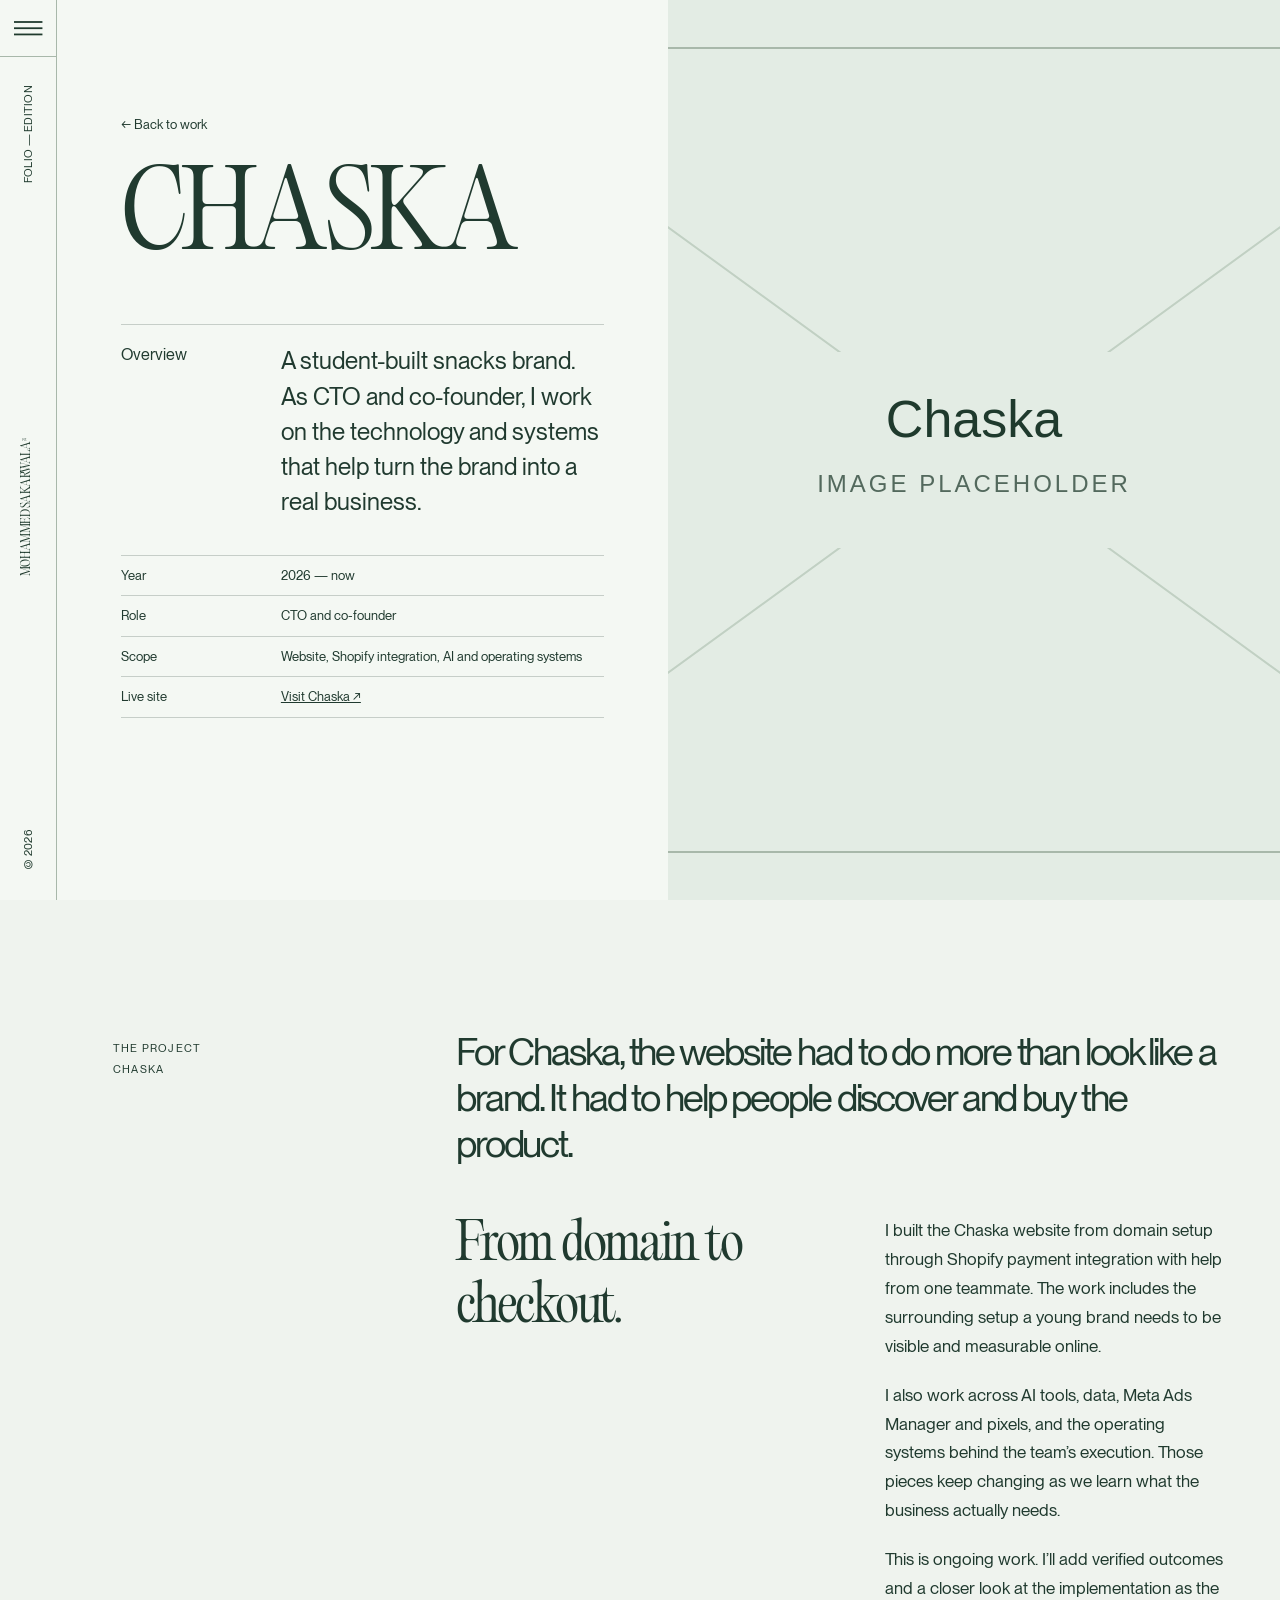
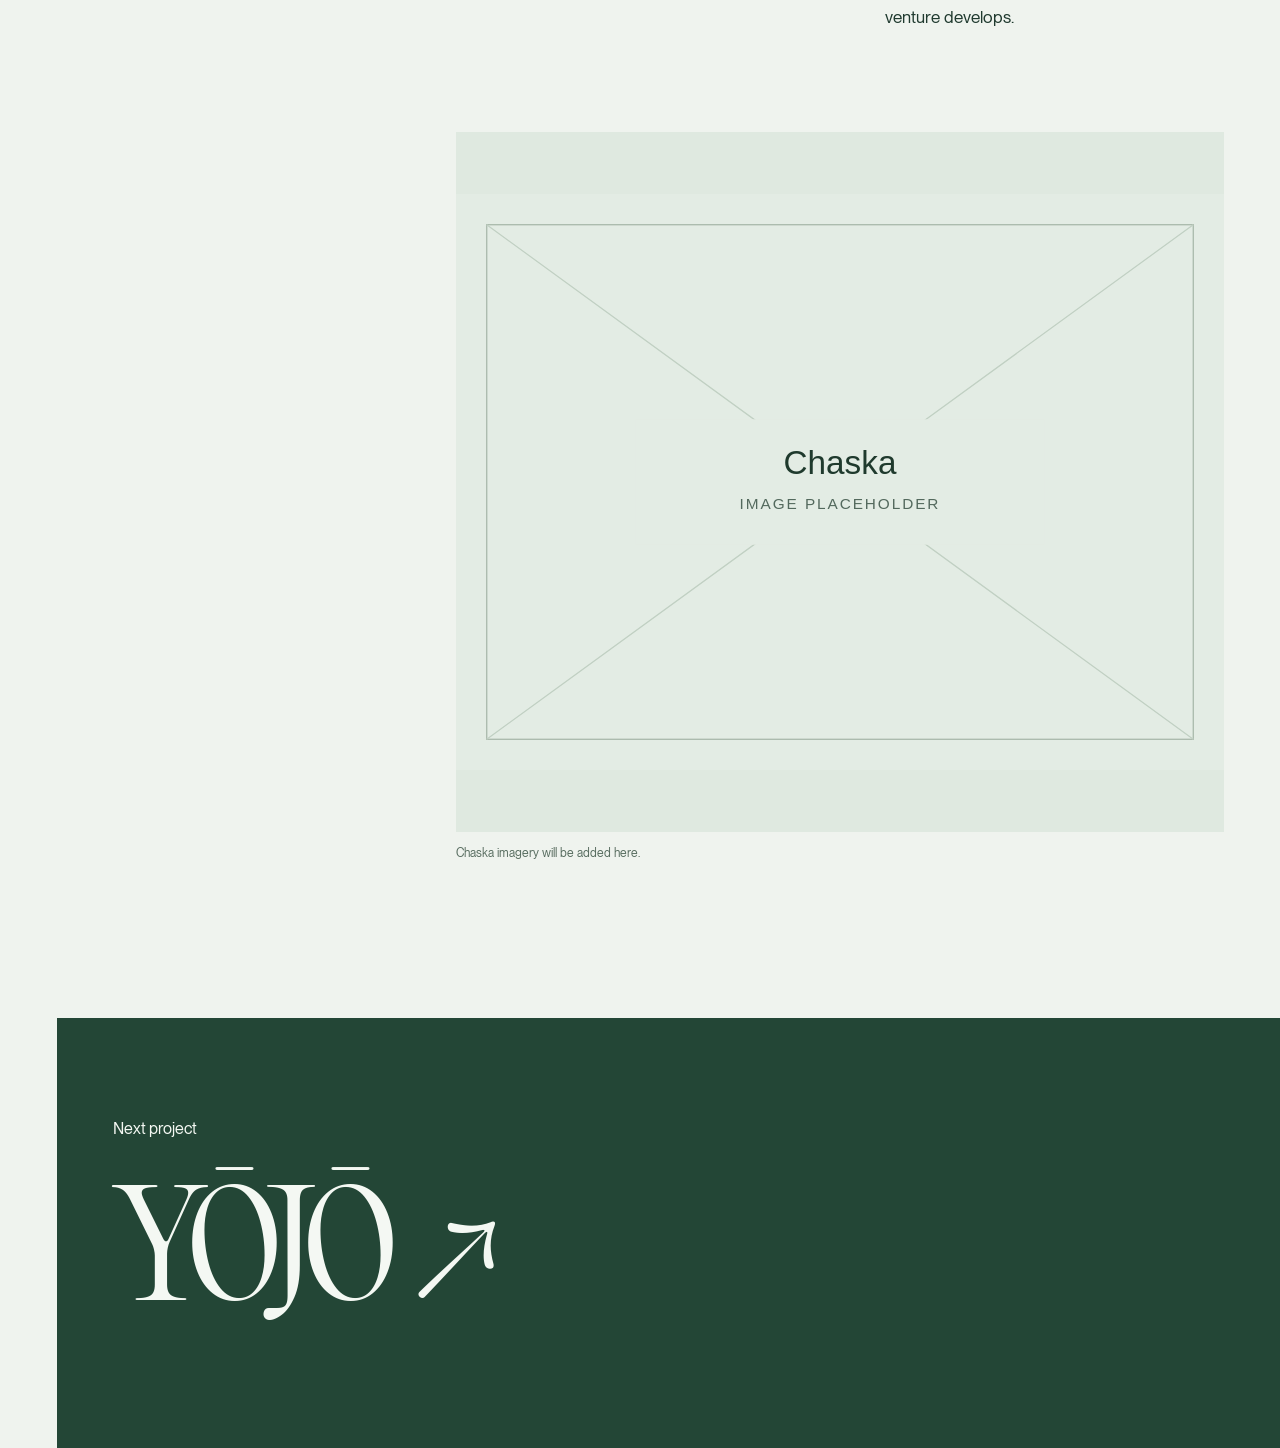
<file: works/chaska/index.html>
<!doctype html>
<html lang="en"><head><meta charset="utf-8"><meta name="viewport" content="width=device-width,initial-scale=1"><meta name="theme-color" content="#142f24"><meta name="description" content="Chaska case study by Mohammed Sakarwala: technology and commerce work for a student-built snacks brand."><title>Chaska — Mohammed Sakarwala</title><link rel="stylesheet" href="/assets/site.css?v=20261117d"><script src="/assets/site.js?v=20261107l" defer></script></head>
<body><a class="skip" href="#main">Skip to content</a>
  <header class="site-rail site-rail--light" aria-label="Global site header"><a class="rail-mark" href="/" aria-label="Back to home">MS<sup>TM</sup></a><button class="rail-menu" type="button" aria-label="Open menu" aria-controls="site-menu" aria-expanded="false"><svg class="rail-menu__icon" viewBox="0 0 32 32" fill="none" xmlns="http://www.w3.org/2000/svg" aria-hidden="true"><rect y="15" width="32" height="2" fill="currentColor"></rect><rect data-menu-icon-bar="lower" x="0" y="22" width="32" height="2" fill="currentColor"></rect><rect data-menu-icon-bar="upper" x="0" y="8" width="32" height="2" fill="currentColor"></rect></svg></button><div class="rail-desktop"><span class="rail-edition">Folio — edition</span><a class="rail-name" href="/" aria-label="Back to home">Mohammed Sakarwala</a><span class="rail-year">© 2026</span></div></header>
  <nav class="menu-overlay" id="site-menu" aria-label="Site navigation" aria-hidden="true"><div class="menu-head"><span class="eyebrow">Mohammed Sakarwala — Folio</span></div><div class="menu-links"><a href="/"><span>01.</span>Home</a><a href="/about/"><span>02.</span>About</a><a href="/works/"><span>03.</span>Works</a><a href="/#contact"><span>04.</span>Contact</a></div><div class="menu-foot"><span>Bengaluru, India</span><a href="https://www.linkedin.com/in/mohammed-sakarwala-825a503b8/" target="_blank" rel="noopener noreferrer">LinkedIn ↗</a></div></nav>
  <main class="page" id="main">
    <header class="case-hero case-hero--chaska" data-header-bg="#f4f8f3" data-header-text="#1f3a2d" data-header-border="#a8b8aa"><div class="case-hero__content"><a class="back-link" href="/works/">← Back to work</a><h1 class="serif">Chaska</h1><div class="case-intro"><span class="eyebrow">Overview</span><p>A student-built snacks brand. As CTO and co-founder, I work on the technology and systems that help turn the brand into a real business.</p></div><div class="case-facts"><div><span>Year</span><span>2026 — now</span></div><div><span>Role</span><span>CTO and co-founder</span></div><div><span>Scope</span><span>Website, Shopify integration, AI and operating systems</span></div><div><span>Live site</span><a href="https://snackchaska.shop/" target="_blank" rel="noopener noreferrer">Visit Chaska ↗</a></div></div></div><div class="case-hero__visual"><img src="/assets/chaska-placeholder.svg" width="1122" height="1402" alt="Chaska image placeholder"></div></header>
    <section class="section case-body" data-header-bg="#eff3ee" data-header-text="#1f3a2d" data-header-border="#a8b8aa"><div class="wrap chapter"><div class="chapter-label"><span>The project</span>Chaska</div><div><p class="section-lead" data-reveal">For Chaska, the website had to do more than look like a brand. It had to help people discover and buy the product.</p><div class="case-body__grid" data-reveal><h2>From domain to checkout.</h2><div><p>I built the Chaska website from domain setup through Shopify payment integration with help from one teammate. The work includes the surrounding setup a young brand needs to be visible and measurable online.</p><p>I also work across AI tools, data, Meta Ads Manager and pixels, and the operating systems behind the team’s execution. Those pieces keep changing as we learn what the business actually needs.</p><p>This is ongoing work. I’ll add verified outcomes and a closer look at the implementation as the venture develops.</p></div></div><figure class="case-media"><img src="/assets/chaska-placeholder.svg" width="1122" height="1402" alt="Chaska image placeholder" loading="lazy"><figcaption>Chaska imagery will be added here.</figcaption></figure></div></div></section>
    <section class="next-project" data-header-bg="#234636" data-header-text="#edf5ee" data-header-border="#54705f"><div class="wrap"><span class="eyebrow">Next project</span><div><a href="/works/yojo/">YŌJŌ ↗</a></div></div></section>
  </main>
</body></html>
</file>
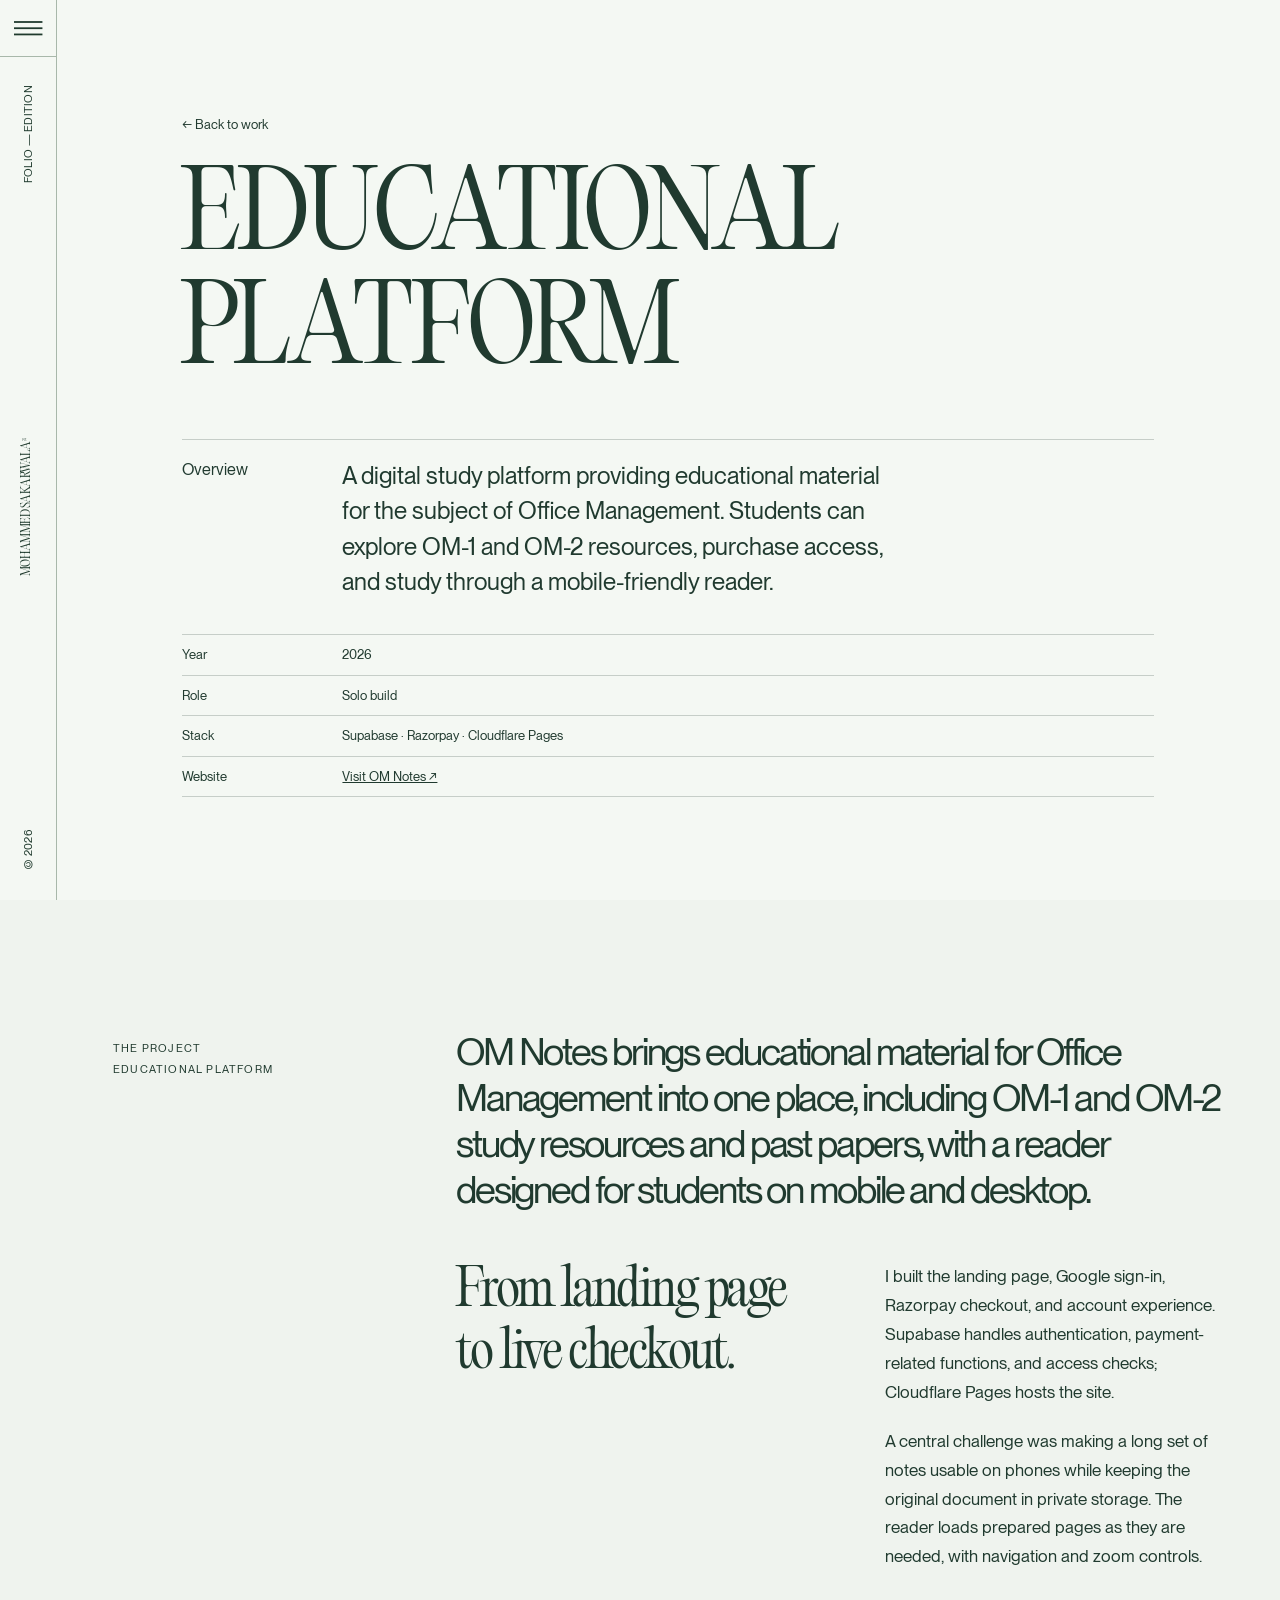
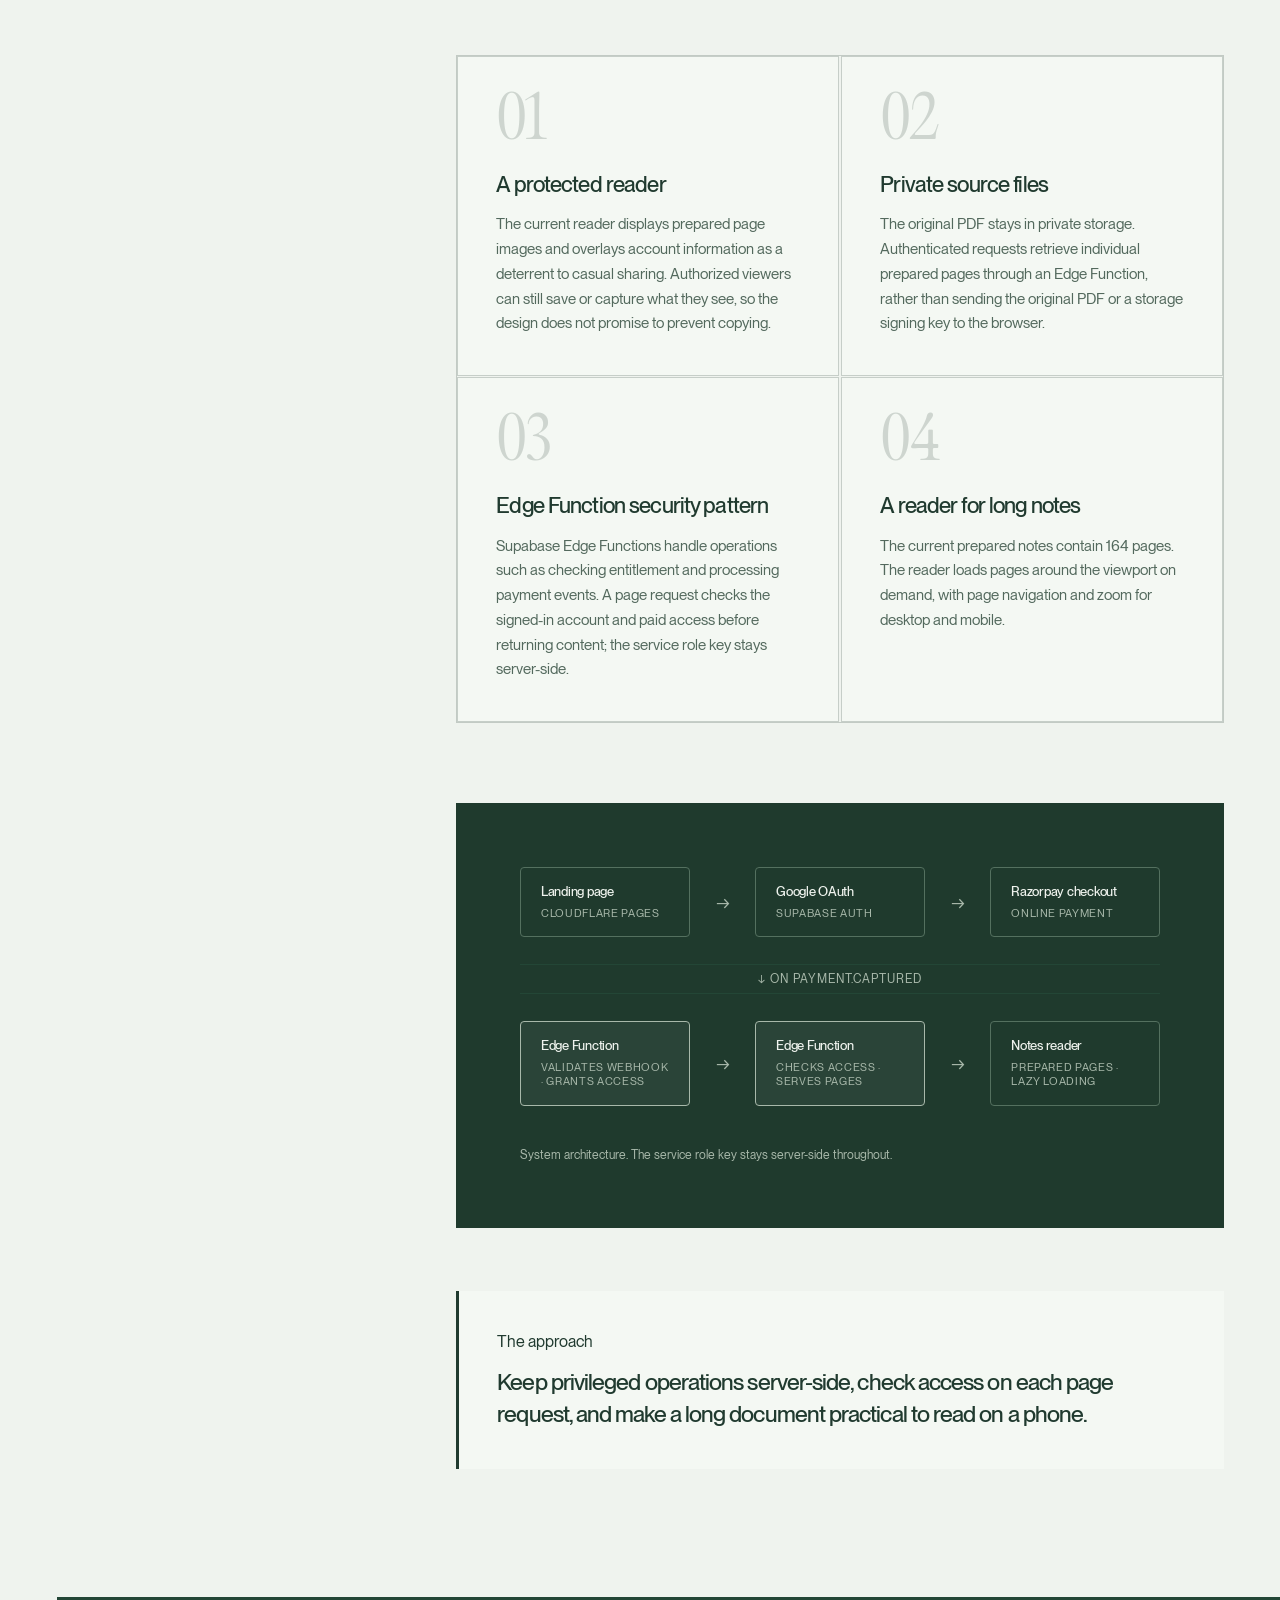
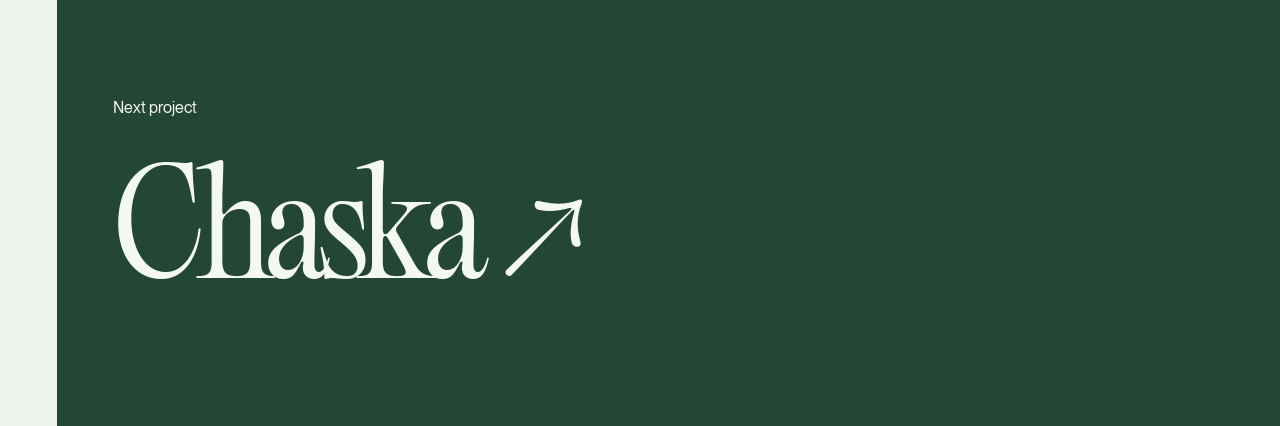
<file: works/notes-platform/index.html>
<!doctype html>
<html lang="en"><head><meta charset="utf-8"><meta name="viewport" content="width=device-width,initial-scale=1"><meta name="theme-color" content="#142f24"><meta name="description" content="Educational platform is an online learning project providing educational material for the subject of Office Management, with online checkout and a mobile-friendly reader — by Mohammed Sakarwala."><title>Educational platform — Mohammed Sakarwala</title><link rel="stylesheet" href="/assets/site.css?v=20261117d"><link rel="stylesheet" href="/assets/notes-platform.css?v=20261117d"><script src="/assets/site.js?v=20261107l" defer></script></head>
<body><a class="skip" href="#main">Skip to content</a>
  <header class="site-rail site-rail--light" aria-label="Global site header"><a class="rail-mark" href="/" aria-label="Back to home">MS<sup>TM</sup></a><button class="rail-menu" type="button" aria-label="Open menu" aria-controls="site-menu" aria-expanded="false"><svg class="rail-menu__icon" viewBox="0 0 32 32" fill="none" xmlns="http://www.w3.org/2000/svg" aria-hidden="true"><rect y="15" width="32" height="2" fill="currentColor"></rect><rect data-menu-icon-bar="lower" x="0" y="22" width="32" height="2" fill="currentColor"></rect><rect data-menu-icon-bar="upper" x="0" y="8" width="32" height="2" fill="currentColor"></rect></svg></button><div class="rail-desktop"><span class="rail-edition">Folio — edition</span><a class="rail-name" href="/" aria-label="Back to home">Mohammed Sakarwala</a><span class="rail-year">© 2026</span></div></header>
  <nav class="menu-overlay" id="site-menu" aria-label="Site navigation" aria-hidden="true"><div class="menu-head"><span class="eyebrow">Mohammed Sakarwala — Folio</span></div><div class="menu-links"><a href="/"><span>01.</span>Home</a><a href="/about/"><span>02.</span>About</a><a href="/works/"><span>03.</span>Works</a><a href="/#contact"><span>04.</span>Contact</a></div><div class="menu-foot"><span>Bengaluru, India</span><a href="https://www.linkedin.com/in/mohammed-sakarwala-825a503b8/" target="_blank" rel="noopener noreferrer">LinkedIn ↗</a></div></nav>
  <main class="page" id="main">
    <header class="case-hero case-hero--notes" data-header-bg="#f4f8f3" data-header-text="#1f3a2d" data-header-border="#a8b8aa"><div class="case-hero__content"><a class="back-link" href="/works/">← Back to work</a><h1 class="serif">Educational platform</h1><div class="case-intro"><span class="eyebrow">Overview</span><p>A digital study platform providing educational material for the subject of Office Management. Students can explore OM-1 and OM-2 resources, purchase access, and study through a mobile-friendly reader.</p></div><div class="case-facts"><div><span>Year</span><span>2026</span></div><div><span>Role</span><span>Solo build</span></div><div><span>Stack</span><span>Supabase · Razorpay · Cloudflare Pages</span></div><div><span>Website</span><a href="https://om-notes.pages.dev/" target="_blank" rel="noopener noreferrer">Visit OM Notes ↗</a></div></div></div></header>

    <section class="section case-body" data-header-bg="#eff3ee" data-header-text="#1f3a2d" data-header-border="#a8b8aa"><div class="wrap chapter"><div class="chapter-label"><span>The project</span>Educational platform</div><div>
      <p class="section-lead" data-reveal>OM Notes brings educational material for Office Management into one place, including OM-1 and OM-2 study resources and past papers, with a reader designed for students on mobile and desktop.</p>
      <div class="case-body__grid" data-reveal>
        <h2>From landing page to live checkout.</h2>
        <div>
          <p>I built the landing page, Google sign-in, Razorpay checkout, and account experience. Supabase handles authentication, payment-related functions, and access checks; Cloudflare Pages hosts the site.</p>
          <p>A central challenge was making a long set of notes usable on phones while keeping the original document in private storage. The reader loads prepared pages as they are needed, with navigation and zoom controls.</p>
        </div>
      </div>

      <div class="notes-tech-grid" data-reveal>
        <div class="notes-tech-item">
          <span class="notes-tech-item__number serif">01</span>
          <h3>A protected reader</h3>
          <p>The current reader displays prepared page images and overlays account information as a deterrent to casual sharing. Authorized viewers can still save or capture what they see, so the design does not promise to prevent copying.</p>
        </div>
        <div class="notes-tech-item">
          <span class="notes-tech-item__number serif">02</span>
          <h3>Private source files</h3>
          <p>The original PDF stays in private storage. Authenticated requests retrieve individual prepared pages through an Edge Function, rather than sending the original PDF or a storage signing key to the browser.</p>
        </div>
        <div class="notes-tech-item">
          <span class="notes-tech-item__number serif">03</span>
          <h3>Edge Function security pattern</h3>
          <p>Supabase Edge Functions handle operations such as checking entitlement and processing payment events. A page request checks the signed-in account and paid access before returning content; the service role key stays server-side.</p>
        </div>
        <div class="notes-tech-item">
          <span class="notes-tech-item__number serif">04</span>
          <h3>A reader for long notes</h3>
          <p>The current prepared notes contain 164 pages. The reader loads pages around the viewport on demand, with page navigation and zoom for desktop and mobile.</p>
        </div>
      </div>

      <figure class="case-media notes-case-media">
        <div class="notes-architecture" aria-label="System architecture overview">
          <div class="notes-arch-row notes-arch-row--top">
            <div class="notes-arch-node">Landing page<span>Cloudflare Pages</span></div>
            <div class="notes-arch-arrow">→</div>
            <div class="notes-arch-node">Google OAuth<span>Supabase Auth</span></div>
            <div class="notes-arch-arrow">→</div>
            <div class="notes-arch-node">Razorpay checkout<span>Online payment</span></div>
          </div>
          <div class="notes-arch-divider" aria-hidden="true">↓ on payment.captured</div>
          <div class="notes-arch-row notes-arch-row--bottom">
            <div class="notes-arch-node notes-arch-node--highlight">Edge Function<span>Validates webhook · grants access</span></div>
            <div class="notes-arch-arrow">→</div>
            <div class="notes-arch-node notes-arch-node--highlight">Edge Function<span>Checks access · serves pages</span></div>
            <div class="notes-arch-arrow">→</div>
            <div class="notes-arch-node">Notes reader<span>Prepared pages · lazy loading</span></div>
          </div>
        </div>
        <figcaption>System architecture. The service role key stays server-side throughout.</figcaption>
      </figure>

      <div class="notes-callout" data-reveal>
        <p class="notes-callout__label eyebrow">The approach</p>
        <p class="notes-callout__text">Keep privileged operations server-side, check access on each page request, and make a long document practical to read on a phone.</p>
      </div>
    </div></div></section>

    <section class="next-project" data-header-bg="#234636" data-header-text="#edf5ee" data-header-border="#54705f"><div class="wrap"><span class="eyebrow">Next project</span><div><a href="/works/chaska/">Chaska ↗</a></div></div></section>
  </main>
</body></html>
</file>
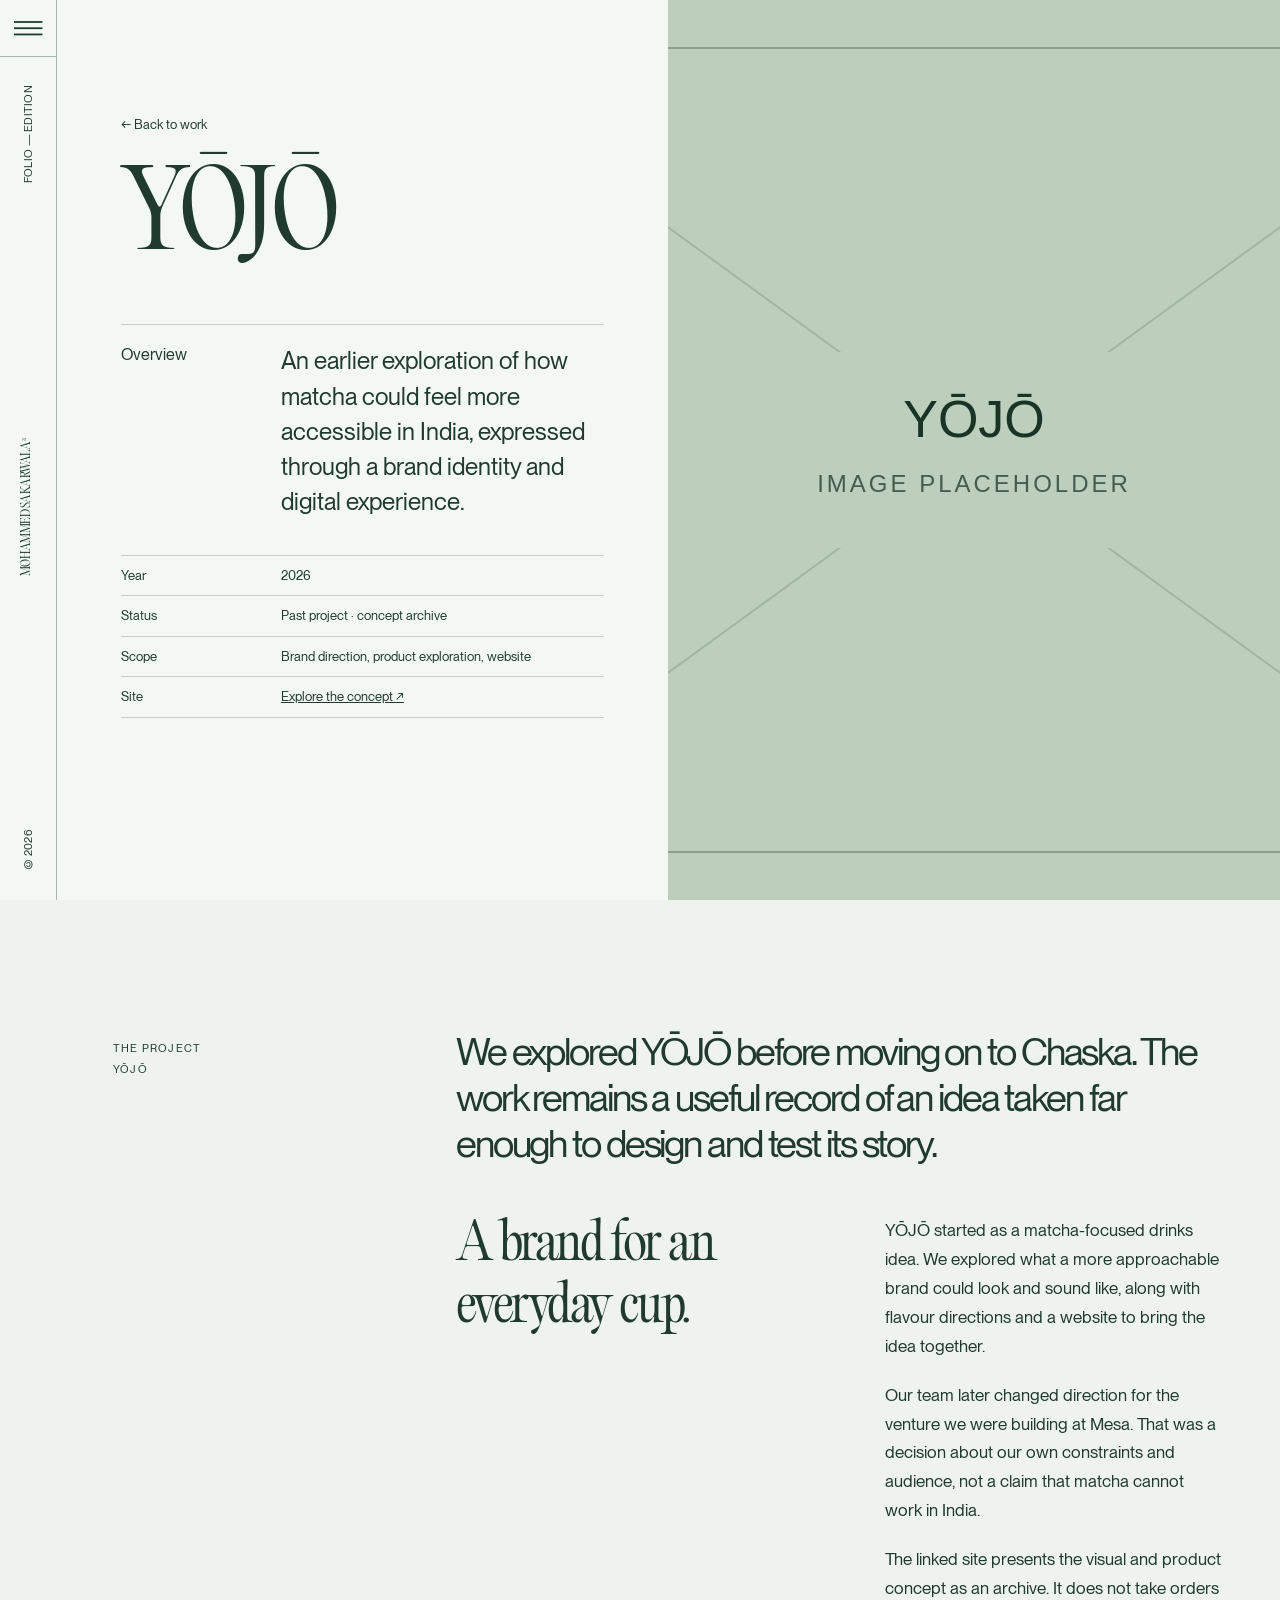
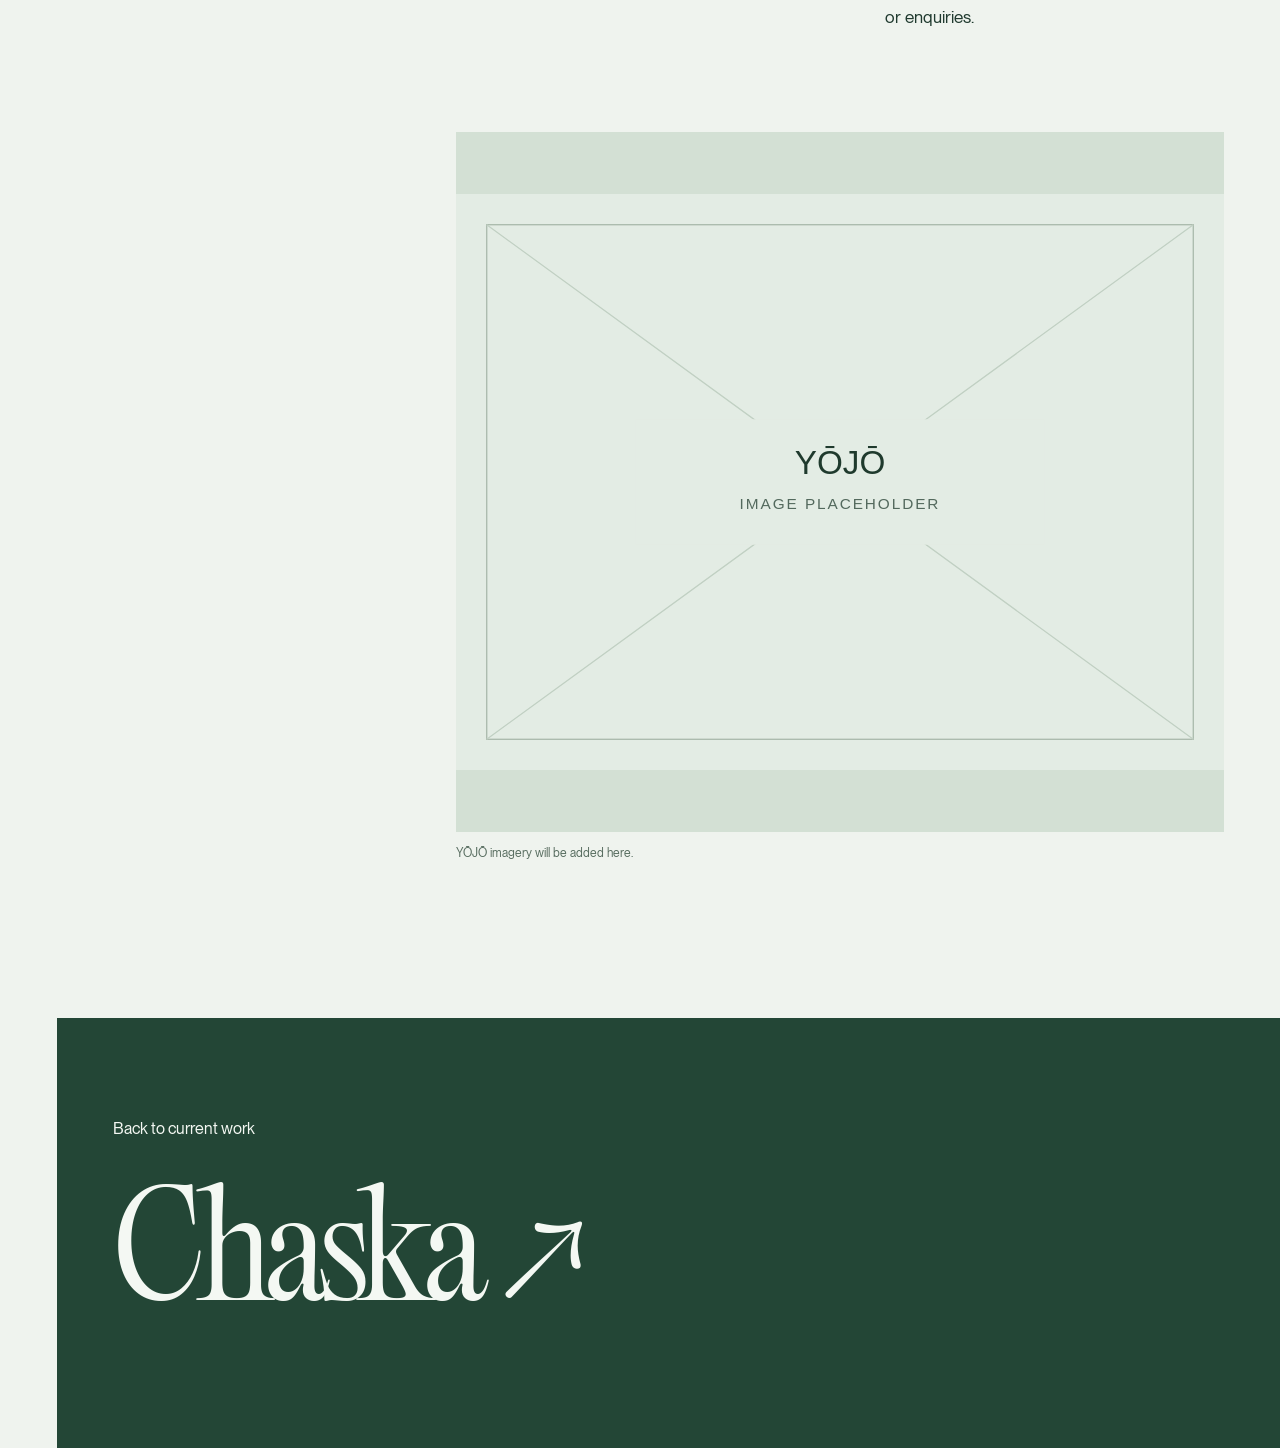
<file: works/yojo/index.html>
<!doctype html>
<html lang="en"><head><meta charset="utf-8"><meta name="viewport" content="width=device-width,initial-scale=1"><meta name="theme-color" content="#142f24"><meta name="description" content="YŌJŌ was an earlier matcha brand concept explored by Mohammed Sakarwala and his team."><title>YŌJŌ — Mohammed Sakarwala</title><link rel="stylesheet" href="/assets/site.css?v=20261117d"><script src="/assets/site.js?v=20261107l" defer></script></head>
<body><a class="skip" href="#main">Skip to content</a>
  <header class="site-rail site-rail--light" aria-label="Global site header"><a class="rail-mark" href="/" aria-label="Back to home">MS<sup>TM</sup></a><button class="rail-menu" type="button" aria-label="Open menu" aria-controls="site-menu" aria-expanded="false"><svg class="rail-menu__icon" viewBox="0 0 32 32" fill="none" xmlns="http://www.w3.org/2000/svg" aria-hidden="true"><rect y="15" width="32" height="2" fill="currentColor"></rect><rect data-menu-icon-bar="lower" x="0" y="22" width="32" height="2" fill="currentColor"></rect><rect data-menu-icon-bar="upper" x="0" y="8" width="32" height="2" fill="currentColor"></rect></svg></button><div class="rail-desktop"><span class="rail-edition">Folio — edition</span><a class="rail-name" href="/" aria-label="Back to home">Mohammed Sakarwala</a><span class="rail-year">© 2026</span></div></header>
  <nav class="menu-overlay" id="site-menu" aria-label="Site navigation" aria-hidden="true"><div class="menu-head"><span class="eyebrow">Mohammed Sakarwala — Folio</span></div><div class="menu-links"><a href="/"><span>01.</span>Home</a><a href="/about/"><span>02.</span>About</a><a href="/works/"><span>03.</span>Works</a><a href="/#contact"><span>04.</span>Contact</a></div><div class="menu-foot"><span>Bengaluru, India</span><a href="https://www.linkedin.com/in/mohammed-sakarwala-825a503b8/" target="_blank" rel="noopener noreferrer">LinkedIn ↗</a></div></nav>
  <main class="page" id="main">
    <header class="case-hero case-hero--yojo" data-header-bg="#f4f8f3" data-header-text="#1f3a2d" data-header-border="#a8b8aa"><div class="case-hero__content"><a class="back-link" href="/works/">← Back to work</a><h1 class="serif">YŌJŌ</h1><div class="case-intro"><span class="eyebrow">Overview</span><p>An earlier exploration of how matcha could feel more accessible in India, expressed through a brand identity and digital experience.</p></div><div class="case-facts"><div><span>Year</span><span>2026</span></div><div><span>Status</span><span>Past project · concept archive</span></div><div><span>Scope</span><span>Brand direction, product exploration, website</span></div><div><span>Site</span><a href="/yojo-concept/" target="_blank" rel="noopener noreferrer">Explore the concept ↗</a></div></div></div><div class="case-hero__visual"><img src="/assets/yojo-placeholder.svg" width="1536" height="1024" alt="YŌJŌ image placeholder"></div></header>
    <section class="section case-body" data-header-bg="#eff3ee" data-header-text="#1f3a2d" data-header-border="#a8b8aa"><div class="wrap chapter"><div class="chapter-label"><span>The project</span>YŌJŌ</div><div><p class="section-lead" data-reveal">We explored YŌJŌ before moving on to Chaska. The work remains a useful record of an idea taken far enough to design and test its story.</p><div class="case-body__grid" data-reveal><h2>A brand for an everyday cup.</h2><div><p>YŌJŌ started as a matcha-focused drinks idea. We explored what a more approachable brand could look and sound like, along with flavour directions and a website to bring the idea together.</p><p>Our team later changed direction for the venture we were building at Mesa. That was a decision about our own constraints and audience, not a claim that matcha cannot work in India.</p><p>The linked site presents the visual and product concept as an archive. It does not take orders or enquiries.</p></div></div><figure class="case-media" style="background:#d3e0d4"><img src="/assets/yojo-placeholder.svg" width="1536" height="1024" alt="YŌJŌ image placeholder" loading="lazy"><figcaption>YŌJŌ imagery will be added here.</figcaption></figure></div></div></section>
    <section class="next-project" data-header-bg="#234636" data-header-text="#edf5ee" data-header-border="#54705f"><div class="wrap"><span class="eyebrow">Back to current work</span><div><a href="/works/chaska/">Chaska ↗</a></div></div></section>
  </main>
</body></html>
</file>
<file: assets/site.css>
@font-face{font-family:'PPEditorialOld';src:url('/fonts/PPEditorialOld-Light.woff2') format('woff2'),url('/fonts/PPEditorialOld-Light.woff') format('woff');font-style:normal;font-weight:300;font-display:swap}
@font-face{font-family:'PPNeueMontreal';src:url('/fonts/PPNeueMontreal-Regular.woff2') format('woff2'),url('/fonts/PPNeueMontreal-Regular.woff') format('woff');font-style:normal;font-weight:400;font-display:swap}
@font-face{font-family:'PPNeueMontreal';src:url('/fonts/PPNeueMontreal-Medium.woff2') format('woff2'),url('/fonts/PPNeueMontreal-Medium.woff') format('woff');font-style:normal;font-weight:500;font-display:swap}
@font-face{font-family:CormorantGaramond;src:url('/assets/CormorantGaramond-latin-wght.woff2') format('woff2');font-style:normal;font-weight:300 700;font-display:swap}
@font-face{font-family:Manrope;src:url('/assets/Manrope-var-latin.woff2') format('woff2');font-display:swap}
:root{--ink:#203a2f;--charcoal:#234636;--paper:#eff3ee;--cream:#f4f8f3;--muted:#586d60;--forest-deep:#142f24;--sage:#a8beae;--sage-mid:#54705f;--rule:rgba(32,58,47,.22);--rail:calc(16 * var(--spacing));--serif:'PPEditorialOld',CormorantGaramond,Georgia,serif;--sans:'PPNeueMontreal',Manrope,Arial,sans-serif;--scale:calc(100vw / 39);--spacing:calc(.4 * var(--scale))}
@media(min-width:768px){:root{--scale:calc(100vw / 144);--vg:calc(4.8 * var(--scale));--list-fs:calc(6.4 * var(--scale));--display-fs:calc(3.2 * var(--scale));--cta-fs:calc(2.3 * var(--scale))}}
*,*::before,*::after{box-sizing:border-box}
html{scroll-behavior:smooth;scroll-padding-top:24px;overscroll-behavior:none}
body{margin:0;background:var(--paper);color:var(--ink);font-family:var(--sans);font-size:16px;line-height:1.5;-webkit-font-smoothing:antialiased;overscroll-behavior:none}
body.is-loading{overflow:hidden}
a{color:inherit}
::selection{background:#c1d0c3;color:var(--ink)}
img{max-width:100%;display:block}
button{font:inherit}
:focus-visible{outline:2px solid currentColor;outline-offset:5px}
.skip{position:fixed;left:75px;top:-80px;background:var(--cream);padding:10px 18px;z-index:120}
.skip:focus{top:12px}
#main,#contact{scroll-margin-top:var(--mobile-nav-height,0px)}
.site-rail{--rail-bg:var(--charcoal);--rail-text:#edf5ee;--rail-border:#54705f;position:fixed;inset:0 auto 0 0;width:var(--rail);z-index:110;display:flex;flex-direction:column;align-items:center;justify-content:flex-start;border-right:1px solid var(--rail-border);background:var(--rail-bg);color:var(--rail-text);transition:background-color .5s ease-out,color .5s ease-out,border-color .5s ease-out}
html:not(.has-seen-intro) body.is-loading .site-rail{background:#11271e}
.site-rail--light{--rail-bg:var(--paper);--rail-text:var(--ink);--rail-border:#a8b8aa}
.rail-scroll-progress{position:absolute;pointer-events:none;z-index:2;top:0;left:0;width:calc(.3 * var(--scale));height:100%;background:#8ba28f;transform:scaleY(0);transform-origin:top;will-change:transform}
.rail-mark{display:none}
.rail-menu{width:100%;height:calc(16 * var(--spacing));padding:0;border:0;border-bottom:1px solid var(--rail-border);background:none;color:inherit;cursor:pointer;display:flex;align-items:center;justify-content:center;outline:none;transition:border-color .5s ease-out,opacity .2s ease-out}
.rail-menu:enabled:hover{opacity:.8}
.rail-menu:disabled{cursor:default;pointer-events:none}
.rail-menu__icon{display:block;width:calc(8 * var(--spacing));height:calc(8 * var(--spacing));overflow:visible}
.rail-menu [data-menu-icon-bar]{will-change:width,x}
body.menu-open .site-rail{background:var(--charcoal);color:#edf5ee;border-color:#54705f}
body.menu-open .rail-menu{border-bottom-color:#54705f}
.rail-desktop{display:flex;flex:1;min-height:0;width:100%;flex-direction:column;align-items:center;justify-content:space-between;padding:calc(8 * var(--spacing)) 0}
.rail-edition,.rail-name,.rail-year{font-family:var(--serif);font-size:11px;line-height:1;white-space:nowrap}
.rail-name{text-decoration:none}
.rail-edition,.rail-name{writing-mode:vertical-rl;transform:rotate(180deg)}
.rail-edition{font-family:var(--sans);font-size:11px;letter-spacing:.1em;text-transform:uppercase}
.rail-year{writing-mode:vertical-rl;transform:rotate(180deg);margin-bottom:18px}
.has-seen-intro .intro-loader{display:none}
.intro-loader{position:fixed;inset:0;z-index:95;overflow:hidden;background:#11271e;color:var(--cream)}
.intro-loader__reel{--loader-row-h:1.5em;position:absolute;top:clamp(78px,10vh,150px);left:calc(var(--rail) + clamp(22px,5vw,76px));height:var(--loader-row-h);padding-right:.12em;overflow:hidden;font:300 clamp(96px,12.5vw,210px)/var(--loader-row-h) var(--serif);letter-spacing:-.06em;font-variant-numeric:lining-nums tabular-nums}
.intro-loader__content{position:absolute;inset:0;will-change:transform}
.intro-loader__number{display:flex;align-items:center;height:var(--loader-row-h)}
.intro-loader__prefix{display:flex;align-items:center;height:var(--loader-row-h)}
.intro-loader__digit-shell{display:flex;align-items:center;justify-content:center;height:var(--loader-row-h);padding-right:.1em;margin-right:-.1em;overflow:hidden}
.intro-loader__digit{display:block;line-height:inherit;transform:translateY(115%);}
.intro-loader.is-started .intro-loader__digit{animation:loader-number-in 1.7s cubic-bezier(.76,0,.24,1) both}
.intro-loader__prefix .intro-loader__digit-shell:nth-child(2) .intro-loader__digit{animation-delay:.07s}
.intro-loader__first-year .intro-loader__digit-shell:nth-child(1) .intro-loader__digit{animation-delay:.14s}
.intro-loader__first-year .intro-loader__digit-shell:nth-child(2) .intro-loader__digit{animation-delay:.21s}
.intro-loader__digits{height:var(--loader-row-h);padding-right:.12em;overflow:hidden;display:flex;flex-direction:column;justify-content:flex-start}
.intro-loader__years{will-change:transform}
.intro-loader__years span{display:flex;align-items:center;justify-content:flex-start;height:var(--loader-row-h);line-height:var(--loader-row-h);white-space:nowrap}
.intro-loader__years .intro-loader__first-year{display:flex;align-items:center;height:var(--loader-row-h)}
.intro-loader__caption{position:absolute;right:clamp(22px,5vw,76px);bottom:25px;margin:0;font-size:clamp(16px,1.25vw,20px);line-height:1.4;letter-spacing:-.02em}
.intro-loader__caption-clip{display:block;overflow:hidden;padding-block:.25em;margin-block:-.25em}
.intro-loader__caption-clip>span{display:block}
.intro-loader__progress{position:absolute;inset:0;z-index:2;width:100%;height:100%;background:var(--charcoal);transform:translate3d(0,calc(100% - 8px),0) scaleX(0);transform-origin:left bottom;will-change:transform}
body.is-loading .hero .hero__line>span{transform:translateY(110%)}
body.is-loading .hero__descriptor-line-text{transform:translateY(110%)}
body.is-loading .hero__bottom>*{opacity:0;transform:translateY(70px)}
body.is-ready .hero .hero__line>span{animation:hero-line-rise 1.7s 0s cubic-bezier(.19,1,.22,1) both}
body.is-ready .hero .hero__line:nth-child(2)>span{animation-delay:.2s}
body.is-ready .hero__descriptor:not(.is-settled) .hero__descriptor-line-text{animation:text-line-rise 1.46s calc(.45s + var(--line-delay)) cubic-bezier(.215,.61,.355,1) both}
.hero__descriptor.is-settled .hero__descriptor-line-text{animation:none!important;transform:none!important}
body.is-ready .hero__bottom>*{animation:hero-enter 1.3s .66s cubic-bezier(.19,1,.22,1) both}
body.is-ready .hero__bottom>*:nth-child(2){animation-delay:.78s}
body.is-ready .hero__bottom>*:nth-child(3){animation-delay:.9s}
body.is-returning .hero .hero__line>span,body.is-returning .hero__descriptor-line-text,body.is-returning .hero__bottom>*{animation:none!important;transform:none!important;opacity:1!important}
.page{margin-left:var(--rail);min-width:0}
.wrap{width:min(calc(100% - 112px),1340px);margin-inline:auto}
.serif,.editorial-display{font-family:var(--serif);font-weight:300;letter-spacing:-.02em;line-height:1.02;font-feature-settings:"liga" 1,"dlig" 0;font-variant-ligatures:common-ligatures no-discretionary-ligatures}
.menu-overlay{position:fixed;inset:0 0 0 var(--rail);z-index:90;background:#1f3a2d;color:var(--cream);padding:clamp(30px,5vw,76px);display:flex;flex-direction:column;justify-content:space-between;visibility:hidden;clip-path:inset(0 100% 0 0);transition:clip-path .88s cubic-bezier(.76,0,.24,1),visibility 0s .88s}
.menu-overlay.is-open{visibility:visible;clip-path:inset(0 0 0 0);transition:clip-path .88s cubic-bezier(.76,0,.24,1),visibility 0s}
.menu-overlay.is-closing{visibility:visible;clip-path:inset(0 100% 0 0);transition:clip-path .58s .08s cubic-bezier(.76,0,.24,1),visibility 0s .66s}
.menu-head{display:flex;justify-content:space-between;align-items:start;min-height:3rem}
.menu-head .eyebrow{opacity:.65}
.menu-links{display:flex;flex-direction:column;width:100%;margin:auto 0;gap:clamp(14px,2.2vh,28px)}
.menu-links a{display:flex;align-items:baseline;gap:clamp(14px,1.2vw,24px);width:max-content;max-width:100%;color:#a8beae;font-family:var(--serif);font-weight:300;font-size:clamp(3.4rem,6.4vw,6rem);line-height:1.12;text-decoration:none;text-transform:uppercase;letter-spacing:-.015em;font-feature-settings:"liga" 1,"dlig" 0;font-variant-ligatures:common-ligatures no-discretionary-ligatures;transition:color .35s}
.menu-links a[aria-current=page],.menu-links a:hover,.menu-links a:focus-visible{color:var(--cream)}
.menu-link__index{font:500 clamp(12px,1vw,15px)/1 var(--sans);letter-spacing:.04em;flex:none;align-self:baseline;width:clamp(26px,2vw,36px);margin-top:0;opacity:.6}
.menu-link__label-clip{display:block;overflow:hidden;padding:.24em .12em .16em 0;margin:-.24em -.12em -.16em 0}
.menu-link__label{display:block;position:relative;transform:translateY(110%);transition:transform 1s cubic-bezier(.19,1,.22,1)}
.menu-overlay.is-open .menu-link__label{transform:none;transition-delay:calc(.14s + var(--menu-index)*.15s)}
.menu-overlay.is-closing .menu-link__label{transform:translateY(110%);transition-delay:calc((3 - var(--menu-index))*.055s)}
.menu-foot{display:flex;justify-content:space-between;gap:20px;font-size:12px;letter-spacing:.02em;opacity:0;transform:translateY(14px);transition:opacity .55s,transform .55s}
.menu-overlay.is-open .menu-foot{opacity:1;transform:none;transition-delay:.35s}
.menu-overlay.is-closing .menu-foot{opacity:0;transform:translateY(14px);transition-delay:0s}
.menu-foot a{text-decoration:none}
.menu-foot a:hover{text-decoration:underline;text-underline-offset:4px}
.page-dissolve{position:fixed;inset:0;width:100vw;height:100dvh;z-index:130;pointer-events:none}
.hero{height:100svh;min-height:650px;background:var(--charcoal);color:var(--cream);position:relative;overflow:hidden}
.hero__inner{height:100%;padding:clamp(56px,7.5vh,90px) clamp(38px,5vw,84px) clamp(30px,4.5vh,48px);display:flex;flex-direction:column;justify-content:space-between}
.hero__top{display:flex;flex-direction:column;align-items:stretch;gap:22px}
.hero h1{font-size:clamp(3.75rem,6.2vw,8rem);margin:0;text-transform:uppercase;line-height:1.05;letter-spacing:-.015em;font-feature-settings:"liga" 1,"dlig" 0;font-variant-ligatures:common-ligatures no-discretionary-ligatures}
.hero h1 span{display:block}
.hero__line{overflow:hidden;padding-top:.14em;margin-top:-.14em;padding-bottom:.06em}
.hero__descriptor{max-width:440px;margin:0 0 0 auto;font-size:clamp(17px,1.5vw,24px);line-height:1.4;letter-spacing:-.03em}
.hero__descriptor-line{display:block;overflow:hidden;contain:paint}
.hero__descriptor-line-text{display:block;white-space:nowrap;will-change:transform}
.hero__bottom{display:flex;justify-content:space-between;align-items:end;gap:32px;font-size:13px}
.hero__bottom p{margin:0}
.hero__location{font-size:16px;line-height:1.4;color:rgba(247,250,246,.85)}
.hero__location time{font-variant-numeric:tabular-nums}
.hero__scroll{font-family:var(--serif);font-size:27px;text-decoration:none}
.hero__accent{font-size:clamp(90px,20vw,300px);position:absolute;right:-.08em;bottom:-.45em;color:rgba(255,255,255,.025);pointer-events:none}
.section{padding:clamp(92px,10vw,170px) 0}
.chapter{display:grid;grid-template-columns:minmax(150px,.33fr) minmax(0,1fr);gap:clamp(32px,7vw,120px)}
.chapter-label{font-size:11px;text-transform:uppercase;letter-spacing:.11em;padding-top:12px}
.chapter-label span{display:block;margin-bottom:4px}
.section-title{font-size:clamp(4rem,8vw,9rem);margin:0 0 34px}
.section-lead{font-size:clamp(25px,3vw,49px);line-height:1.2;letter-spacing:-.055em;max-width:900px;margin:0}
.section-copy{font-size:17px;line-height:1.7;max-width:660px}
.text-link{display:inline-flex;align-items:center;gap:28px;margin-top:32px;border-bottom:1px solid currentColor;padding-bottom:7px;text-decoration:none;font-size:13px;font-weight:700}
.text-link:hover{gap:38px}
.intro{background:var(--cream)}
.intro__grid{display:grid;grid-template-columns:1fr .8fr;gap:clamp(35px,7vw,110px);align-items:end}
.portrait{aspect-ratio:4/5;object-fit:cover;object-position:center;background:#cbd9cd}
.intro__aside[data-reveal] .portrait,.work-card[data-reveal] .work-card__image img{clip-path:inset(0 100% 0 0);transform:scale(1.08);transition:clip-path 1.1s .15s cubic-bezier(.22,1,.36,1),transform 1.3s .15s cubic-bezier(.22,1,.36,1);will-change:clip-path,transform}
.intro__aside.is-visible .portrait,.work-card.is-visible .work-card__image img{clip-path:inset(0 0 0 0);transform:scale(1)}
.quote{font-family:var(--serif);font-weight:300;font-size:clamp(30px,4vw,58px);line-height:1.15;letter-spacing:-.04em;margin:32px 0 0;max-width:550px}
.intro__aside{align-self:stretch;display:flex;flex-direction:column;justify-content:space-between}
.small-note{font-size:13px;color:var(--muted);max-width:430px}
.work-section{background:var(--paper);overflow:hidden}
.work-head{display:flex;justify-content:space-between;align-items:end;gap:30px}
.work-head .section-title{margin:0}
.work-grid{display:grid;grid-template-columns:repeat(2,minmax(0,1fr));gap:20px;margin-top:54px}
.work-card{display:block;text-decoration:none;min-width:0}
.work-card__image{height:clamp(340px,42vw,600px);position:relative;overflow:hidden;display:grid;place-items:center;background:#e3ece4}
.work-card__image img{max-width:82%;max-height:82%;object-fit:contain;transition:transform .75s cubic-bezier(.22,1,.36,1);will-change:transform}
.work-card:hover img{transform:scale(1.04)}
.work-card.is-visible:hover .work-card__image img{transform:scale(1.04)}
.work-card--chaska .work-card__image{background:#dbe6dc}
.work-card--yojo .work-card__image{background:#d4e1d5}
.work-card--yojo img{max-width:100%;max-height:100%;width:100%;height:100%;object-fit:cover;mix-blend-mode:multiply}
.work-card--notes .work-card__image{background:#e3ece4}
.work-card--notes img{max-width:100%;max-height:100%;width:100%;height:100%;object-fit:cover}
.work-card__meta{display:flex;align-items:baseline;gap:12px;margin-top:14px;font-size:12px}
.work-card__number{font-family:var(--serif);font-size:42px;line-height:1}
.work-card__title{font-size:clamp(22px,2.3vw,34px);font-weight:500;letter-spacing:-.04em;margin:6px 0 0}
.work-card__status{color:var(--muted);margin-left:auto;text-align:right}
.services{background:var(--cream)}
.service-list{margin-top:50px}
.service-row{display:grid;grid-template-columns:60px 1fr 1.2fr;gap:24px;align-items:center;border-top:1px solid var(--rule);padding:28px 0}
.service-row:last-child{border-bottom:1px solid var(--rule)}
.service-row h3{font:300 clamp(25px,3.4vw,50px) var(--serif);letter-spacing:-.05em;margin:0}
.service-row p{margin:0;color:#53695d;max-width:460px}
.experience{background:var(--paper)}
.experience-grid{display:flex;flex-wrap:wrap;gap:8px;margin-top:48px}
.experience-grid span{display:inline-flex;align-items:center;min-height:80px;padding:16px 25px;border:1px solid var(--rule);font-family:var(--serif);font-size:clamp(20px,2.4vw,35px)}
.contact{background:var(--charcoal);color:var(--cream);padding:clamp(100px,14vw,200px) 0 32px}
.contact .chapter-label{opacity:.7}
.contact-title{font-size:clamp(5rem,11vw,14rem);margin:8px 0 40px;max-width:1100px}
.contact-link{font-size:clamp(19px,3vw,38px);text-decoration:none;border-bottom:1px solid currentColor;padding-bottom:8px}
.contact-foot{display:flex;justify-content:space-between;gap:20px;flex-wrap:wrap;border-top:1px solid rgba(255,255,255,.25);padding-top:18px;margin-top:110px;font-size:11px;text-transform:uppercase;letter-spacing:.08em}
.contact-foot a{text-decoration:none}
.page-hero{padding:85px 0 58px;background:var(--paper)}
.page-title{font-size:clamp(5rem,14vw,16rem);margin:0;line-height:.88;text-transform:uppercase}
.page-subtitle{max-width:800px;font-size:clamp(22px,2.5vw,36px);letter-spacing:-.04em;line-height:1.35}
.about-hero{display:grid;grid-template-columns:1fr .7fr;gap:clamp(40px,6vw,100px);align-items:end}
.about-hero img{width:100%;max-height:680px;object-fit:cover;object-position:center 30%}
.about-body{background:var(--cream)}
.timeline-row{display:grid;grid-template-columns:160px 1fr;gap:35px;border-top:1px solid var(--rule);padding:25px 0}
.timeline-row:last-child{border-bottom:1px solid var(--rule)}
.timeline-row p{margin:0;font-size:clamp(20px,2.4vw,33px);letter-spacing:-.04em}
.timeline-row small{display:block;font-size:13px;color:var(--muted);letter-spacing:0;margin-top:5px}
.about-scroll{background:#e3ece4}
html:has(.about-scroll){scrollbar-width:none}
html:has(.about-scroll)::-webkit-scrollbar{display:none}
.about-panel{position:relative;display:flex;flex-direction:column;min-height:100svh;overflow:hidden;padding:0;background:#e3ece4;color:var(--ink)}
.about-panel--hero{display:grid;grid-template-columns:46% minmax(0,1fr);background:#f7faf6}
.about-portrait{position:relative;min-height:100%;overflow:hidden;background:#c1d0c3}
.about-portrait img{width:100%;height:100%;object-fit:cover;object-position:center top}
.about-portrait img,.about-beyond-image img{position:relative;z-index:2;clip-path:inset(0 100% 0 0);transform:translateX(-10%);transition:clip-path .7s .2s cubic-bezier(.22,1,.36,1),transform .7s .2s cubic-bezier(.22,1,.36,1)}
.about-image-wipe{position:absolute;inset:0;z-index:1;background:#c1d0c3;clip-path:inset(0 100% 0 0);transition:clip-path .7s cubic-bezier(.22,1,.36,1)}
.about-portrait.is-visible img,.about-beyond-image.is-visible img{clip-path:inset(0);transform:none}
.about-portrait.is-visible .about-image-wipe,.about-beyond-image.is-visible .about-image-wipe{clip-path:inset(0)}
.about-hero-copy{display:flex;flex-direction:column;justify-content:space-between;gap:calc(4.8 * var(--scale));min-width:0;padding:var(--vg) calc(6.4 * var(--scale))}
.about-display{margin:0;font-size:calc(11.2 * var(--scale));line-height:1;letter-spacing:-.06em;text-transform:uppercase}
.about-name-line{display:block;width:max-content;overflow:hidden;padding:.1em .2em 0;margin:-.1em 0 0 -.2em}
.about-name-line>span{display:block;white-space:nowrap;transform:translateY(102%);transition:transform 1.7s cubic-bezier(.22,1,.36,1)}
.about-name-line:nth-child(2)>span{transition-delay:.2s}
.about-scroll .about-display[data-reveal],.about-scroll .about-panel--journey h2[data-reveal],.about-scroll .about-hero-meta[data-reveal],.about-scroll .about-panel--philosophy blockquote[data-reveal],.about-scroll .journey-table[data-reveal],.about-scroll .about-portrait[data-reveal],.about-scroll .about-beyond-image[data-reveal],.about-scroll .about-panel--beyond>.about-lead[data-reveal],.about-scroll .about-beyond-foot[data-reveal]{opacity:1;transform:none}
.about-display.is-visible .about-name-line>span,.about-panel--journey h2.is-visible .about-name-line>span{transform:none}
.about-hero-meta .story-line{display:block;overflow:hidden;contain:paint}
.about-hero-meta .story-line>span{display:block;transform:translateY(102%);transition:transform 1.7s cubic-bezier(.22,1,.36,1);transition-delay:calc(.7s + var(--story-line-index,0)*.07s)}
.about-hero-meta.is-visible .story-line>span{transform:none}
.about-hero-meta{display:grid;grid-template-columns:calc(15 * var(--scale)) minmax(0,1fr);gap:calc(5 * var(--scale));font:500 var(--cta-fs)/1.3 var(--sans)}
.about-hero-meta p{margin:0}.about-kicker{font:400 clamp(11px, calc(1.1 * var(--scale)), 16px)/1.2 var(--sans);text-transform:uppercase}
.about-panel--intro{justify-content:space-between;gap:calc(4.8 * var(--scale));padding:var(--vg) calc(6.4 * var(--scale)) var(--vg) calc(12.8 * var(--scale))}
.about-lead{max-width:none;margin:0;font:500 var(--display-fs)/1.3 var(--sans);letter-spacing:normal}
.about-columns{display:grid;grid-template-columns:repeat(2,minmax(0,1fr));gap:calc(2.4 * var(--scale));font:400 16px/1.4 var(--sans)}.about-columns p{margin:0}
.about-panel--philosophy{align-items:stretch;justify-content:space-between;gap:0;padding:var(--vg) calc(8 * var(--scale));background:#1f3a2d;color:#f7faf6;text-align:center;text-transform:uppercase}
.about-panel--philosophy .about-kicker{align-self:center}
.about-panel--philosophy blockquote{margin:0;color:#b1c4b5;font:300 calc(9 * var(--scale))/1 var(--serif);letter-spacing:normal}
.about-quote-line{display:block;overflow:hidden}
.about-quote-line>span{display:block;transform:translateY(102%);transition:transform 1.19s cubic-bezier(.22,1,.36,1)}
.about-quote-line:nth-child(2)>span{transition-delay:.07s}
.about-panel--philosophy blockquote.is-visible .about-quote-line>span{transform:none}
.about-panel--journey{display:grid;grid-template-columns:1fr 1fr;grid-template-rows:1fr auto;gap:0;padding:var(--vg) calc(6.4 * var(--scale)) var(--vg) calc(12.8 * var(--scale));background:#1f3a2d;color:#f7faf6}
.about-panel--journey h2{margin:0;font-size:calc(12.8 * var(--scale));line-height:1;text-transform:uppercase}.journey-note{align-self:start;justify-self:end;max-width:calc(29.5 * var(--scale));margin:0;font:400 clamp(11px, calc(1.1 * var(--scale)), 16px)/1.3 var(--sans);text-transform:uppercase}.journey-table{grid-column:1/-1}.journey-table>div{display:grid;grid-template-columns:1fr 1fr 1fr;gap:calc(2.4 * var(--scale));align-items:center;border-bottom:1px solid #5a7162;padding:calc(2 * var(--scale)) 0;font:400 16px/1.2 var(--sans)}.journey-table strong{font:300 calc(3.2 * var(--scale))/1.2 var(--serif);text-transform:uppercase}.journey-table span:last-child{text-align:right}
.journey-table>div{position:relative;overflow:hidden;border-bottom:0;--row-index:0}
.journey-table>div:nth-child(2){--row-index:1}.journey-table>div:nth-child(3){--row-index:2}.journey-table>div:nth-child(4){--row-index:3}
.journey-table>div::after{content:'';position:absolute;inset:auto 0 0;height:1px;background:#5a7162;transform:scaleX(0);transform-origin:left;transition:transform 1s cubic-bezier(.22,1,.36,1);transition-delay:calc(.4s + var(--row-index)*.13s)}
.journey-table strong,.journey-table>div>span{display:block;transform:translateY(110%);transition:transform 1.02s cubic-bezier(.22,1,.36,1);transition-delay:calc(var(--row-index)*.13s)}
.journey-table>div>span:nth-child(2){transition-delay:calc(.07s + var(--row-index)*.13s)}.journey-table>div>span:nth-child(3){transition-delay:calc(.14s + var(--row-index)*.13s)}
.journey-table.is-visible strong,.journey-table.is-visible>div>span{transform:none}.journey-table.is-visible>div::after{transform:scaleX(1)}
.about-panel--beyond{display:grid;grid-template-columns:1fr 1fr;grid-template-rows:1fr auto;gap:0;background:#e3ece4}.about-beyond-image{position:relative;grid-row:1/-1;overflow:hidden;background:#c1d0c3}.about-beyond-image img{width:100%;height:100%;object-fit:cover;object-position:center}.about-panel--beyond>.about-lead{align-self:start;padding:var(--vg) calc(6.4 * var(--scale));max-width:none;clip-path:inset(0 0 100% 0);transition:clip-path 1.7s cubic-bezier(.22,1,.36,1)}.about-panel--beyond>.about-lead.is-visible{clip-path:inset(0)}.about-panel--beyond>.about-lead span{color:rgba(31,58,45,.35);transition:color .35s}.about-panel--beyond>.about-lead span:hover,.about-panel--beyond>.about-lead span:focus-visible{color:var(--ink)}.about-beyond-foot{display:flex;justify-content:space-between;gap:30px;align-self:end;overflow:hidden;padding:0 calc(6.4 * var(--scale)) var(--vg);font:400 16px/1.4 var(--sans)}.about-beyond-foot p{margin:0;transform:translateY(102%);transition:transform 1.7s cubic-bezier(.22,1,.36,1)}.about-beyond-foot p:first-child{transition-delay:.4s}.about-beyond-foot p:last-child{transition-delay:.8s}.about-beyond-foot.is-visible p{transform:none}.about-beyond-foot a{text-underline-offset:5px}
.about-interest-preview{position:absolute;left:67.73%;top:40.67%;width:13.68%;aspect-ratio:189/251;color:#a8b8aa;pointer-events:none}.about-interest-preview svg{display:block;width:100%;height:100%}
.works-page{margin-left:0;background:#e3ece4;color:#1f3a2d}
.works-all{position:relative;min-height:100svh;overflow:hidden}
.works-all__head{display:flex;justify-content:space-between;gap:20px;padding:calc(4.8 * var(--scale)) calc(6.4 * var(--scale)) 0;align-items:start}
.works-all__title,.works-all__count{margin:0;font:300 calc(12.8 * var(--scale))/1 var(--serif);text-transform:uppercase;white-space:nowrap}
.works-all__title{letter-spacing:normal}
.works-all__viewport{scrollbar-width:none}
.works-all__viewport::-webkit-scrollbar{display:none}
.works-all__track{display:flex;align-items:start;gap:calc(2.4 * var(--scale));width:max-content;padding-left:calc(6.4 * var(--scale));padding-right:calc(6.4 * var(--scale))}
.works-all__card{flex:none;width:calc(29.4 * var(--scale));min-width:0}
.works-all__card a{display:block;text-decoration:none;overflow:hidden}
.works-all__media{display:block;position:relative;overflow:hidden;background:#c1d0c3;aspect-ratio:294/232}
.works-all__card--yojo .works-all__media{aspect-ratio:294/338}
.works-all__media::after{content:'';position:absolute;inset:0;z-index:0;background:#c1d0c3;clip-path:inset(0 100% 0 0);pointer-events:none}
.works-all__media img{display:block;position:relative;z-index:1;width:100%;height:100%;object-fit:cover}
.works-js .works-all__media img{clip-path:inset(0 100% 0 0);transform:translateX(-10%)}
.works-all__card--chaska .works-all__media{background:#cbdacf}
.works-all__card--yojo .works-all__media img{object-position:center}
.works-all__caption{display:flex;align-items:start;gap:calc(1.6 * var(--scale));margin-top:calc(1.2 * var(--scale))}
.works-all__number{font:300 calc(4.5 * var(--scale))/1.2 var(--serif)}
.works-all__caption>div{display:flex;flex-direction:column;gap:calc(.4 * var(--scale));padding-top:calc(.8 * var(--scale));min-width:0}
.works-all__category{font:400 clamp(11px, calc(1.1 * var(--scale)), 16px)/1.3 var(--sans);text-transform:uppercase}
.works-all__caption h2{margin:0;font:500 max(14px,calc(1.6 * var(--scale)))/1.2 var(--sans)}
.works-all__title,.works-all__count,.works-all__number,.works-all__category,.works-all__caption h2{overflow:hidden}
.works-js .works-all__title,.works-js .works-all__count,.works-js .works-all__number,.works-js .works-all__category,.works-js .works-all__caption h2{opacity:0;transform:translateY(.35em);clip-path:inset(0 0 100% 0)}
.works-js .works-all__card.is-revealed .works-all__media::after{animation:works-wipe .9s ease-out both}
.works-js .works-all__card.is-revealed .works-all__media img{animation:works-image .7s .2s cubic-bezier(.22,1,.36,1) both}
.works-js .works-all__card.is-revealed .works-all__number,.works-js .works-all__card.is-revealed .works-all__category,.works-js .works-all__card.is-revealed h2{animation:works-text .9s cubic-bezier(.22,1,.36,1) both}
.works-js .works-all__card.is-revealed .works-all__category{animation-delay:.05s}
.works-js .works-all__card.is-revealed h2{animation-delay:.1s}
.works-js .works-page.is-ready .works-all__title{animation:works-text .9s .45s cubic-bezier(.22,1,.36,1) both}
.works-js .works-page.is-ready .works-all__count{animation:works-text .9s 1s cubic-bezier(.22,1,.36,1) both}
@keyframes works-text{to{opacity:1;transform:none;clip-path:inset(0)}}
@keyframes works-image{to{clip-path:inset(0);transform:none}}
@keyframes works-wipe{0%{clip-path:inset(0 100% 0 0);opacity:1}78%{clip-path:inset(0);opacity:1}100%{clip-path:inset(0);opacity:0}}
@media(min-width:768px){.works-all{height:100dvh;min-height:0}.works-all__head{position:absolute;z-index:2;top:0;left:0;right:0;padding-left:calc(12.8 * var(--scale))}.works-all__viewport{position:absolute;inset:auto 0 calc(4.8 * var(--scale));overflow-x:auto;overflow-y:hidden}.works-all__track{padding-left:calc(12.8 * var(--scale))}.works-all__card:hover .works-all__media img{scale:1.035;transition:scale .45s cubic-bezier(.22,1,.36,1)}}
@media(max-width:767px){.works-all{overflow:visible}.works-all__head{justify-content:flex-start;padding:calc(9.6 * var(--scale)) calc(2 * var(--scale)) 0;gap:4px}.works-all__title{font-size:calc(5.4 * var(--scale))}.works-all__count{font-size:calc(3.5 * var(--scale))}.works-all__viewport{margin-top:calc(4.8 * var(--scale));overflow:visible}.works-all__track{display:flex;flex-direction:column;gap:calc(2.4 * var(--scale));width:100%;padding:0 calc(2 * var(--scale)) calc(5.6 * var(--scale))}.works-all__card{width:100%}.works-all__media{aspect-ratio:350/276}.works-all__card--yojo .works-all__media{aspect-ratio:350/403}.works-all__caption{gap:calc(1.6 * var(--scale))}.works-all__number{font-size:calc(5.4 * var(--scale));line-height:1}.works-all__caption>div{padding-top:0}.works-all__category{font-size:clamp(11px, calc(1.1 * var(--scale)), 16px)}.works-all__caption h2{font-size:24px}}
@media(prefers-reduced-motion:reduce){.works-js .works-all__title,.works-js .works-all__count,.works-js .works-all__number,.works-js .works-all__category,.works-js .works-all__caption h2{opacity:1;transform:none;clip-path:none}.works-js .works-all__media img{clip-path:none;transform:none}.works-js .works-all__media::after{display:none}}
.works-detail[hidden]{display:none!important}
.works-detail{position:fixed;inset:0;z-index:80;display:grid;grid-template-columns:1fr 1fr;overflow-y:auto;overscroll-behavior:contain;background:#f7faf6;color:#1f3a2d;opacity:0;transition:opacity .55s ease-out}
.works-detail.is-open{opacity:1}
.works-detail__copy{min-height:100dvh;display:flex;flex-direction:column;justify-content:space-between;gap:40px;padding:var(--vg) calc(6.4 * var(--scale)) var(--vg) calc(12.8 * var(--scale))}
.works-detail__back{align-self:start;padding:0;border:0;background:none;color:inherit;cursor:pointer;font-size:16px}
.works-detail__copy h2{margin:0 0 auto;font:300 calc(9 * var(--scale))/1 var(--serif);text-transform:uppercase;overflow-wrap:anywhere}
.works-detail__facts{display:flex;flex-direction:column;gap:30px}
.works-detail__facts>div{display:grid;grid-template-columns:calc(18.8 * var(--scale)) 1fr;gap:calc(2.4 * var(--scale));align-items:start}
.works-detail__facts>div>span,.works-detail__next>span{font:400 clamp(11px, calc(1.1 * var(--scale)), 16px)/1.4 var(--sans);text-transform:uppercase}
.works-detail__facts p{margin:0;font-size:16px;line-height:1.4}
.works-detail__facts dl{margin:0}
.works-detail__facts dl>div{display:grid;grid-template-columns:1fr 1fr;gap:15px;border-top:1px solid #a8b8aa;padding:10px 0;font-size:16px}
.works-detail__facts dt,.works-detail__facts dd{margin:0}
.works-detail__facts a{text-underline-offset:4px}
.works-detail__next{display:grid;grid-template-columns:calc(18.8 * var(--scale)) 1fr;gap:calc(2.4 * var(--scale));align-items:start}
.works-detail__next button{padding:0;border:0;background:none;color:inherit;text-align:left;font:500 calc(4.5 * var(--scale))/1.2 var(--sans);cursor:pointer}
.works-detail__gallery{display:flex;flex-direction:column;gap:24px;align-self:start;min-height:100dvh;overflow:hidden}
.works-detail__gallery img{display:block;width:100%;height:auto;min-height:100dvh;object-fit:cover}
.works-detail.is-opening .works-detail__copy>*{animation:works-detail-text .86s cubic-bezier(.22,1,.36,1) both}
.works-detail.is-opening .works-detail__copy>*:nth-child(1){animation-delay:.62s}.works-detail.is-opening .works-detail__copy>*:nth-child(2){animation-delay:.7s}.works-detail.is-opening .works-detail__copy>*:nth-child(3){animation-delay:.78s}.works-detail.is-opening .works-detail__copy>*:nth-child(4){animation-delay:.86s}
.works-detail.is-opening .works-detail__gallery img:not(:first-child){animation:works-detail-text .5s 1.24s ease-out both}
@keyframes works-detail-text{from{opacity:0;transform:translateY(25px)}to{opacity:1;transform:none}}
@media(max-width:767px){.works-detail{display:block}.works-detail__copy{min-height:0;gap:40px;padding:calc(9.6 * var(--scale)) calc(2 * var(--scale)) calc(5.6 * var(--scale))}.works-detail__copy h2{margin:0;font-size:calc(5.4 * var(--scale))}.works-detail__facts>div,.works-detail__next{grid-template-columns:1fr;gap:14px}.works-detail__facts>div>span,.works-detail__next>span{font-size:11px}.works-detail__next button{font-size:32px}.works-detail__gallery{min-height:0;padding:0 calc(2 * var(--scale)) calc(5.6 * var(--scale));gap:12px}.works-detail__gallery img{min-height:0}.works-detail__back{font-size:14px}}
@media(prefers-reduced-motion:reduce){.works-detail{transition:none}.works-detail.is-opening .works-detail__copy>*,.works-detail.is-opening .works-detail__gallery img{animation:none}}
.case-hero{display:grid;grid-template-columns:1fr 1fr;min-height:100svh;background:var(--cream)}
.case-hero__content{padding:clamp(85px,9vw,130px) clamp(35px,5vw,85px) 45px;display:flex;flex-direction:column}
.back-link{text-decoration:none;font-size:13px;display:inline-flex;align-items:center;gap:10px}
.case-hero h1{font-size:clamp(5.3rem,8vw,12rem);margin:30px 0 auto;text-transform:uppercase}
.case-intro{display:grid;grid-template-columns:140px 1fr;gap:20px;border-top:1px solid var(--rule);padding-top:18px}
.case-intro p{margin:0;max-width:550px;font-size:clamp(18px,1.9vw,27px);line-height:1.45}
.case-facts{margin-top:35px}
.case-facts div{display:grid;grid-template-columns:140px 1fr;gap:20px;border-top:1px solid var(--rule);padding:10px 0;font-size:13px}
.case-facts div:last-child{border-bottom:1px solid var(--rule)}
.case-facts a{width:max-content}
.case-hero__visual{min-height:650px;display:grid;place-items:center;overflow:hidden;background:#dce7dd}
.case-hero__visual img{width:86%;height:86%;object-fit:contain}
.case-hero--yojo .case-hero__visual{background:#d3e0d4}
.case-hero--yojo .case-hero__visual img{width:100%;height:100%;object-fit:cover;mix-blend-mode:multiply}
.case-body{background:var(--paper)}
.case-body__grid{display:grid;grid-template-columns:1fr 1fr;gap:clamp(30px,7vw,130px);margin-top:50px}
.case-body__grid h2{font:300 clamp(34px,4vw,64px) var(--serif);letter-spacing:-.05em;margin:0}
.case-body__grid p{margin:0 0 20px;font-size:17px;line-height:1.7}
.case-media{margin-top:80px;background:#dfe9e0;min-height:500px;display:grid;place-items:center;overflow:hidden}
.case-media img{max-height:700px;width:100%;object-fit:contain}
.case-media figcaption{display:block;background:var(--paper);width:100%;padding:12px 0;font-size:12px;color:var(--muted)}
.next-project{padding:100px 0;background:var(--charcoal);color:var(--cream)}
.next-project a{font:300 clamp(5rem,11vw,13rem) var(--serif);line-height:1;text-decoration:none;letter-spacing:-.06em}
.next-project a:hover{opacity:.7}
[data-reveal]{opacity:0;transform:translateY(48px);transition:opacity 1.7s cubic-bezier(.19,1,.22,1),transform 1.7s cubic-bezier(.19,1,.22,1)}
[data-reveal].is-visible{opacity:1;transform:none}
.intro__grid>[data-reveal]:nth-child(2),.work-grid>[data-reveal]:nth-child(2),.service-row[data-reveal]:nth-child(2){transition-delay:.12s}
.service-row[data-reveal]:nth-child(3){transition-delay:.24s}
@media (min-width:768px) and (prefers-reduced-motion:no-preference){
  html,body{overflow-x:clip}
  .horizontal-scroll{position:relative}
  .horizontal-scroll .page{position:sticky;top:0;display:flex;width:max-content;height:100dvh;will-change:transform}
  .horizontal-scroll .page>.hero,.horizontal-scroll .page>.section,.horizontal-scroll .page>.contact,.horizontal-scroll .page>.about-panel{flex:none;width:calc(100vw - var(--rail));height:100dvh;min-height:0;overflow:hidden}
  .horizontal-scroll .page>.section{padding:clamp(42px,5vw,80px) 0}
  .horizontal-scroll .page>.contact{padding:clamp(60px,7vw,105px) 0 28px}
  .horizontal-scroll .work-section{width:calc((100vw - var(--rail))*1.65)!important}
  .horizontal-scroll .work-section .wrap,.horizontal-scroll .services .wrap{width:calc(100% - 112px);max-width:none}
  .horizontal-scroll .work-grid{margin-top:clamp(22px,4vh,50px)}
  .horizontal-scroll .work-card__image{height:clamp(280px,49vh,520px)}
  .horizontal-scroll .services{width:calc((100vw - var(--rail))*1.5)!important}
  .horizontal-scroll .services .chapter{display:block}
  .horizontal-scroll .services .chapter-label{margin-bottom:18px}
  .horizontal-scroll .services .section-title{font-size:clamp(54px,6vw,100px);max-width:1250px;margin-bottom:0}
  .horizontal-scroll .service-list{display:flex;margin-top:clamp(25px,5vh,55px);height:clamp(330px,48vh,520px);border-top:1px solid var(--rule);border-bottom:1px solid var(--rule)}
  .horizontal-scroll .service-row,.horizontal-scroll .service-row:last-child{display:flex;flex:1;flex-direction:column;align-items:start;justify-content:space-between;gap:20px;min-width:0;margin:0;padding:22px 28px;border:0;border-left:1px solid var(--rule)}
  .horizontal-scroll .service-row:last-child{border-right:1px solid var(--rule)}
  .horizontal-scroll .service-row h3{font-size:clamp(34px,3.1vw,56px)}
  .horizontal-scroll .intro__grid{gap:clamp(30px,5vw,80px)}
  .horizontal-scroll .portrait{max-height:52vh;width:100%;object-fit:cover}
  .horizontal-scroll .experience-grid span{min-height:clamp(62px,10vh,90px)}
  .horizontal-scroll .contact-title{font-size:clamp(80px,8vw,145px);max-width:1000px}
  .horizontal-scroll .contact-foot{margin-top:clamp(35px,7vh,90px)}
  .about-scroll .about-panel--intro,.about-scroll .about-panel--philosophy{width:calc(74 * var(--scale))!important}
  .about-scroll .about-panel--journey,.about-scroll .about-panel--beyond{width:100vw!important}
  .horizontal-scroll [data-reveal]{transform:translateY(48px)}
  .horizontal-scroll [data-reveal].is-visible{transform:none}
  .horizontal-scroll .work-card__image img{transition:clip-path .7s .2s cubic-bezier(.19,1,.22,1),transform .7s .2s cubic-bezier(.19,1,.22,1)}
  .horizontal-scroll .work-card.is-visible:hover .work-card__image img{transform:scale(1.06)}
}
@keyframes hero-enter{from{opacity:0;transform:translateY(60px)}to{opacity:1;transform:none}}
@keyframes loader-number-in{to{transform:translateY(0)}}
@keyframes loader-header-in{from{opacity:0}to{opacity:1}}
@keyframes loader-caption-in{from{transform:translateY(115%)}to{transform:none}}
@media(prefers-reduced-motion:no-preference){html:not(.has-seen-intro) body.is-loading .site-rail{animation:loader-header-in 2.5s .5s cubic-bezier(.22,1,.36,1) both}html:not(.has-seen-intro) body.is-loading .intro-loader__caption-clip>span{animation:loader-caption-in 1.15s .4s cubic-bezier(.19,1,.22,1) both}}
@keyframes hero-line-rise{from{transform:translateY(110%)}to{transform:translateY(0)}}
@keyframes text-line-rise{from{transform:translateY(102%)}to{transform:translateY(0)}}
@media(min-width:768px){
  .rail-menu{height:calc(16 * var(--spacing));flex:none}
  .rail-edition,.rail-year{font:400 clamp(11px, calc(1.1 * var(--scale)), 16px)/1.5 var(--sans);letter-spacing:.025em;text-transform:uppercase}
  .rail-year{margin:0}
  .rail-name{font:300 calc(1.33 * var(--scale))/1 var(--serif);letter-spacing:-.04em;text-transform:uppercase;transform:rotate(180deg)}
  .rail-name::after{content:'™';font-size:.4em;vertical-align:top}
}
@media(min-width:768px){
  .hero__inner{padding-top:clamp(56px,7.5vh,88px)}
  .hero__top{display:grid;grid-template-columns:minmax(0,1fr) minmax(280px,.42fr);align-items:start;gap:clamp(30px,3vw,70px)}
  .hero h1{font-size:clamp(3.75rem,6.2vw,8rem);line-height:1.05;letter-spacing:-.015em}
  .hero__descriptor{margin:20px 0 0;max-width:500px}
}
@media(max-width:767px){.hero h1{font-size:clamp(2.1rem,9.8vw,3.8rem);line-height:1.08;letter-spacing:-.015em}}
@media(max-width:1100px){.case-hero{grid-template-columns:1fr}.case-hero__visual{min-height:600px}.case-hero__content{min-height:650px}}
@media(max-width:767px){
  :root{--rail:0px;--mobile-scale:calc(100vw / 39);--mobile-nav-height:calc(16 * var(--spacing) + env(safe-area-inset-top) + 1px)}
  .contact{min-height:100svh}
  .site-rail{inset:0 0 auto;width:100%;height:var(--mobile-nav-height);flex-direction:row;align-items:center;justify-content:space-between;padding:calc(4 * var(--spacing)) calc(5 * var(--spacing));border-right:0;border-bottom:1px solid var(--rail-border)}
  .rail-scroll-progress{top:auto;bottom:-1px;width:100%;height:1px;transform:scaleX(0);transform-origin:left}
  .rail-mark{display:block;position:relative;flex:0 0 calc(15 * var(--spacing));width:calc(15 * var(--spacing));height:calc(6.75 * var(--spacing));white-space:nowrap;font:300 calc(8.5 * var(--spacing))/calc(8.75 * var(--spacing)) var(--serif);letter-spacing:0;font-variant-ligatures:none;text-decoration:none}
  .rail-mark sup{position:absolute;top:0;left:calc(12.5 * var(--spacing));font:500 calc(1.75 * var(--spacing))/1 var(--sans);letter-spacing:.02em;margin:0}
  .rail-menu{width:calc(8 * var(--spacing));height:calc(8 * var(--spacing));margin-left:auto;border:0}
  .rail-desktop{display:none}
  .menu-overlay{inset:var(--mobile-nav-height) 0 0;padding:24px 22px 28px;clip-path:inset(0 100% 0 0);transition:clip-path .88s cubic-bezier(.76,0,.24,1),visibility 0s .88s}
  .menu-overlay.is-open{clip-path:inset(0 0 0 0);transition:clip-path .88s cubic-bezier(.76,0,.24,1),visibility 0s}
  .intro-loader__reel{top:auto;bottom:clamp(24px,4vh,40px);left:20px;font-size:clamp(76px,20vw,130px)}
  .intro-loader__caption{top:84px;left:20px;right:auto;bottom:auto;font-size:clamp(14px,3.8vw,16px);line-height:1.4;letter-spacing:normal}
  .menu-links{gap:clamp(12px,2.5vh,20px);margin:auto 0}
  .menu-links a{font-size:clamp(2.55rem,10.5vw,3.6rem);line-height:1.14;gap:12px}
  .menu-link__index{font-size:11px;width:24px;margin-top:0;align-self:baseline}
  .menu-link__label::after{position:absolute;left:0;bottom:0;width:100%;height:1px;background:currentColor;content:'';transform:scaleX(0);transform-origin:left;transition:transform .7s cubic-bezier(.19,1,.22,1)}
  .menu-links a:hover .menu-link__label::after,.menu-links a:focus-visible .menu-link__label::after,.menu-links a[aria-current=page] .menu-link__label::after{transform:scaleX(1)}
  .wrap{width:min(calc(100% - 38px),1340px)}
  .hero{min-height:0}
  .hero__inner{padding:0;position:relative}
  .hero__top{display:block}
  .hero h1{position:absolute;left:5vw;right:5vw;bottom:calc(env(safe-area-inset-bottom) + calc(3.2 * var(--mobile-scale)));font-size:clamp(2.1rem,9.8vw,3.8rem);line-height:1.08;letter-spacing:-.015em;max-width:90vw;white-space:nowrap}
  .hero h1 .hero__line:first-child{font-size:.95em}
  .hero__descriptor{position:absolute;top:max(calc(var(--mobile-nav-height) + 16px),calc(8.4 * var(--mobile-scale)));left:5vw;right:5vw;max-width:none;margin:0;font-size:calc(1.8 * var(--mobile-scale));font-weight:400;line-height:1.3;letter-spacing:normal;color:#edf5ee}
  .hero__bottom{display:none}
  .chapter{display:block}
  .chapter-label{margin-bottom:34px}
  .section-title{font-size:clamp(3.5rem,14vw,7rem)}
  .intro__grid,.about-hero,.case-body__grid{grid-template-columns:1fr}
  .intro__aside{gap:20px}
  .portrait{max-height:580px}
  .work-grid{grid-template-columns:1fr}
  .work-card__image{height:clamp(350px,90vw,600px)}
  .service-row{grid-template-columns:40px 1fr;gap:12px}
  .service-row p{grid-column:2}
  .page-hero{padding-top:105px}
  .page-title{font-size:clamp(2.7rem,11vw,6.5rem)}
  .about-panel{min-height:0;padding:56px 20px}
  .about-panel--hero{display:flex;padding:0 0 56px;gap:0}
  .about-hero-copy{order:1;padding:96px 20px 108px;gap:94px}
  .about-portrait{order:2;min-height:0;width:calc(100% - 40px);margin:0 20px;aspect-ratio:636/900}
  .about-display{font-size:calc(6.4 * var(--scale));line-height:1;letter-spacing:-.065em}
  .about-hero-meta{display:block;font-size:24px;line-height:1.3;letter-spacing:normal}.about-hero-meta .about-kicker{margin-bottom:20px}
  .about-panel--intro{padding:56px 20px;gap:48px}.about-lead{font-size:24px;line-height:1.3}.about-columns{grid-template-columns:1fr;gap:16px;font-size:14px;line-height:1.4}
  .about-panel--philosophy{min-height:0;padding:56px 20px;gap:48px}.about-panel--philosophy blockquote{font-size:calc(5.4 * var(--scale));line-height:1}
  .about-panel--journey{display:flex;min-height:0;padding:56px 20px;gap:48px}.about-panel--journey h2{font-size:calc(7 * var(--scale));line-height:1}.journey-note{order:3;align-self:auto;max-width:280px;font-size:11px}.journey-table{order:2;margin:0;border-top:1px solid #5a7162}.journey-table>div{grid-template-columns:1fr auto;gap:8px;padding:20px 0;font-size:14px}.journey-table strong{font-size:24px}.journey-table span:last-child{grid-column:2;text-align:right;color:#f7faf6cc}.journey-table span:nth-child(2){grid-column:1;grid-row:2}
  .about-panel--beyond{display:flex;padding:0 20px 56px;min-height:0;gap:48px}.about-beyond-image{order:2;min-height:0;aspect-ratio:307/408}.about-panel--beyond>.about-lead{order:1;padding:56px 0 0}.about-interest-preview{display:none}.about-beyond-foot{order:3;padding:0;font-size:16px}
  .case-hero__content{min-height:620px;padding:105px 20px 28px}
  .case-hero__visual{min-height:520px}
  .case-hero h1{font-size:clamp(5rem,17vw,9rem)}
}
@media(max-width:767px) and (orientation:portrait){
  .hero h1{right:auto;width:90vw;max-width:none;font-size:calc(7.4 * var(--mobile-scale));line-height:1.03;letter-spacing:-.035em;white-space:normal}
  .hero h1 .hero__line{width:max-content;padding-top:.1em;margin-top:-.1em;padding-bottom:0;transform-origin:left center}
  .hero h1 .hero__line:first-child{font-size:1em;transform:scaleX(.78)}
  .hero h1 .hero__line:nth-child(2){margin-top:.12em;transform:scaleX(.84)}
}
@media(max-width:480px){
  .hero__bottom{align-items:end}
  .hero__bottom p:nth-child(2){display:none}
  .menu-foot{font-size:11px}
  .work-card__meta{flex-wrap:wrap}.work-card__status{width:100%;text-align:left;margin-left:0}
  .case-intro,.case-facts div{grid-template-columns:1fr;gap:4px}
  .timeline-row{grid-template-columns:1fr;gap:5px}
  .case-hero__visual{min-height:410px}
}
@media(prefers-reduced-motion:reduce){html{scroll-behavior:auto}*,*::before,*::after{animation-duration:.01ms!important;transition-duration:.01ms!important}[data-reveal]{opacity:1;transform:none}.intro__aside[data-reveal] .portrait,.work-card[data-reveal] .work-card__image img{clip-path:none;transform:none}.about-portrait img,.about-beyond-image img{clip-path:none;transform:none}.about-image-wipe{display:none}.about-name-line>span,.about-hero-meta .story-line>span,.about-quote-line>span,.journey-table strong,.journey-table>div>span,.about-beyond-foot p{transform:none}.journey-table>div::after{transform:scaleX(1)}.about-panel--beyond>.about-lead{clip-path:none}.intro-loader{display:none}body.is-loading .hero .hero__line>span,body.is-loading .hero__descriptor-line-text,body.is-loading .hero__bottom>*{opacity:1;transform:none}.menu-overlay.is-open{clip-path:none}.menu-link__label{transform:none}}

/* Allow long case-study headings and fact values to wrap on narrow screens. */
.case-hero__content,.case-intro,.case-facts,.case-body__grid{min-width:0}
.case-hero h1{max-width:100%;line-height:1.12;overflow-wrap:anywhere}
.case-intro p,.case-facts span,.case-facts a,.case-body__grid h2,.case-body__grid p{min-width:0;overflow-wrap:anywhere}
.case-facts a{width:auto;max-width:100%}
@media(max-width:767px){
 .case-hero h1{font-size:clamp(3.5rem,14vw,7rem)}
 .next-project a{font-size:clamp(3.5rem,13vw,7rem);line-height:1.12;overflow-wrap:anywhere}
}

/* Case studies: keep the project label separate from the large display link. */
.next-project .wrap{display:flex;flex-direction:column;align-items:flex-start;gap:clamp(24px,3vw,48px);min-width:0}
.next-project .eyebrow{display:block;line-height:1.4}
.next-project .wrap>div{max-width:100%;min-width:0}
.next-project a{display:block;max-width:100%;line-height:1.2;overflow-wrap:anywhere}
.case-body .chapter>div{min-width:0}
.case-media{max-width:100%;margin-inline:0}
.case-hero__content{min-width:0}
.case-hero h1{margin-bottom:clamp(32px,5vh,64px)}
@media(max-width:767px){
 .next-project{padding:clamp(64px,16vw,100px) 0}
 .next-project a{font-size:clamp(3.25rem,13vw,7rem);line-height:1.2}
 .case-hero__content{min-height:0}
 .case-media{min-height:0;margin-top:48px}
}

/* Project navigation animates with the same image flight in every browser. */
@view-transition { navigation: none; }
.project-image-flight{position:fixed;z-index:140;display:block;max-width:none;object-fit:cover;pointer-events:none;will-change:left,top,width,height}
.case-hero--chaska .case-hero__visual img,.case-hero--notes .case-hero__visual img{width:100%;height:100%;object-fit:cover}
.works-js .is-restoring-project .works-all__title,.works-js .is-restoring-project .works-all__count,.works-js .is-restoring-project .works-all__number,.works-js .is-restoring-project .works-all__category,.works-js .is-restoring-project .works-all__caption h2{animation:none;opacity:1;transform:none;clip-path:none}
.works-js .is-restoring-project .works-all__media img{animation:none;clip-path:none;transform:none}
.works-js .is-restoring-project .works-all__media::after{animation:none;display:none}
/* Small-screen refinements: safe-area spacing and a tighter 320px composition. */
@media(max-width:767px){
  .site-rail{padding-top:calc(env(safe-area-inset-top) + calc(4 * var(--spacing)));}
  .skip{left:16px;top:-80px;}
  .skip:focus{top:calc(var(--mobile-nav-height) + 8px);}
  .skip:focus{top:calc(var(--mobile-nav-height) + 8px);}
  .home-contact__inner{padding-bottom:calc(24px + env(safe-area-inset-bottom));}
}
@media(max-width:360px){
  .menu-overlay{padding-inline:18px;}
  .hero__descriptor{font-size:clamp(15px,4.5vw,17px);max-width:calc(100% - 36px);}
  .home-about{padding-inline:18px;}
  .home-about__statement,.home-services__intro>div{font-size:22px;}
  .home-work__stage{padding-inline:18px;}
  .home-contact__inner{padding-inline:18px;}
  .case-hero__content{padding-inline:18px;}
}
</file>
<file: assets/works.css>
/* Works gallery: editorial proportions from the portfolio reference. */
.works-page{--works-gutter:clamp(24px,4.45vw,80px)}
.works-all__head{padding-bottom:40px}
.works-all__title,.works-all__count{line-height:1.12}
.works-all__caption{gap:16px;margin-top:16px}
.works-all__number{flex:none;font-size:clamp(38px,3.5vw,64px);line-height:1}
.works-all__caption>div{gap:5px;padding-top:5px}
.works-all__category{font-size:11px;line-height:1.4;letter-spacing:.025em}
.works-all__caption h2{font-size:clamp(18px,1.55vw,26px);line-height:1.2;font-weight:500}
.works-all__card a{outline-offset:6px}
.works-all__media img{transition:scale .55s cubic-bezier(.22,1,.36,1)}
.works-all__card a:focus-visible .works-all__media img{scale:1.035}
.works-detail__copy h2{font-size:clamp(48px,6.25vw,110px);overflow-wrap:normal;line-height:1.08}
.works-detail__facts>div,.works-detail__next{grid-template-columns:minmax(80px,.4fr) minmax(0,1fr);gap:24px}
.works-detail__facts>div>span,.works-detail__next>span{font-size:11px}
.works-detail__facts dl>div{grid-template-columns:70px minmax(0,1fr)}
.works-detail__gallery img{min-height:0;aspect-ratio:3/4;object-fit:cover}
.works-detail__gallery img+img{aspect-ratio:4/3;object-fit:contain;background:#e3ece4}
@media(min-width:768px){
 .works-all{height:auto;min-height:100dvh;display:flex;flex-direction:column;justify-content:space-between;gap:clamp(48px,9vh,120px)}
 .works-all__head{position:relative;padding:32px var(--works-gutter) 0 calc(var(--rail) + var(--works-gutter));align-items:baseline}
 .works-all__title,.works-all__count{font-size:clamp(72px,10vw,180px)}
 .works-all__viewport{position:relative;inset:auto;overflow:visible;padding-bottom:clamp(32px,5vh,64px)}
 .works-all__track{display:grid;grid-template-columns:repeat(3,minmax(0,1fr));gap:clamp(20px,2.2vw,40px);width:100%;padding:0 var(--works-gutter) 0 calc(var(--rail) + var(--works-gutter))}
 .works-all__card{width:auto}
 .works-all__media{aspect-ratio:1.3}
 .works-all__card--yojo .works-all__media{aspect-ratio:.93}
 .works-all__card--notes .works-all__media{aspect-ratio:1.3}
 .works-detail__copy{padding:40px 40px 40px calc(var(--rail) + 40px)}
}
@media(min-width:768px) and (max-height:700px){
 .works-all{gap:32px}
 .works-all__track{grid-template-columns:repeat(3,minmax(0,1fr))}
 .works-all__media{max-height:37vh}
 .works-all__card--yojo .works-all__media{max-height:45vh}
}
@media(max-width:767px){
 .works-all__head{padding:104px 20px 0;gap:10px;align-items:baseline}
 .works-all__title{font-size:clamp(48px,13.5vw,88px)}
 .works-all__count{font-size:clamp(28px,8vw,48px)}
 .works-all__viewport{margin-top:40px}
 .works-all__track{gap:40px;padding:0 20px 56px}
 .works-all__media{aspect-ratio:1.25}
 .works-all__card--yojo .works-all__media{aspect-ratio:1}
 .works-all__number{font-size:44px}
 .works-all__caption h2{font-size:22px}
 .works-all__caption>div{padding-top:2px}
 .works-detail__copy{padding:100px 20px 40px}
 .works-detail__copy h2{font-size:clamp(44px,12vw,72px)}
 .works-detail__facts>div,.works-detail__next{grid-template-columns:1fr;gap:12px}
}
@media(prefers-reduced-motion:reduce){
 .works-all__media img{transition:none}
 .works-all__card:hover .works-all__media img,.works-all__card a:focus-visible .works-all__media img{scale:1}
}

/* Reference gallery proportions: a bottom-aligned horizontal row on desktop. */
@media (min-width:768px){
 .works-all{display:block;height:100dvh;min-height:0;overflow:hidden}
 .works-all__head{position:absolute;top:var(--vg);left:calc(12.8 * var(--scale));right:calc(6.4 * var(--scale));padding:0;align-items:flex-start}
 .works-all__title,.works-all__count{font-size:calc(12.8 * var(--scale));line-height:1}
 .works-all__viewport{position:absolute;inset:auto 0 var(--vg);overflow-x:auto;overflow-y:hidden;padding:0}
 .works-all__track{display:flex;width:max-content;gap:calc(2.4 * var(--scale));padding:0 calc(6.4 * var(--scale)) 0 calc(12.8 * var(--scale))}
 .works-all__card{flex:none;width:calc(29.4 * var(--scale))}
 .works-all__media,.works-all__card--notes .works-all__media{aspect-ratio:1440/1135;max-height:none}
 .works-all__card--yojo .works-all__media{aspect-ratio:1440/1658;max-height:none}
 .works-all__caption{align-items:center;gap:calc(1.6 * var(--scale));margin-top:calc(1.6 * var(--scale))}
 .works-all__number{font-size:calc(4.5 * var(--scale));line-height:1.2}
 .works-all__caption>div{gap:calc(.4 * var(--scale));padding:0}
 .works-all__category{font-size:clamp(11px, calc(1.1 * var(--scale)), 16px);line-height:1.3}
 .works-all__caption h2{font-size:16px;line-height:1.2}
 .works-detail__copy{padding:var(--vg) calc(6.4 * var(--scale)) var(--vg) calc(12.8 * var(--scale))}
 .works-detail__copy h2{font-size:calc(9 * var(--scale));line-height:.9}
 .works-detail__facts>div,.works-detail__next{grid-template-columns:calc(18.8 * var(--scale)) minmax(0,1fr);gap:calc(2.4 * var(--scale))}
 .works-detail__facts dl>div{grid-template-columns:1fr 1fr}
 .works-detail__gallery img{min-height:100dvh;aspect-ratio:auto;object-fit:cover}
}
@media(max-width:767px){
 .works-all__head{padding:calc(9.6 * var(--scale)) calc(2 * var(--scale)) 0;gap:calc(.8 * var(--scale))}
 .works-all__title{font-size:calc(5.4 * var(--scale))}
 .works-all__count{font-size:calc(3.5 * var(--scale))}
 .works-all__viewport{margin-top:calc(4.8 * var(--scale))}
 .works-all__track{gap:calc(2.4 * var(--scale));padding:0 calc(2 * var(--scale)) calc(5.6 * var(--scale))}
 .works-all__media,.works-all__card--notes .works-all__media{aspect-ratio:1440/1135}
 .works-all__card--yojo .works-all__media{aspect-ratio:1440/1658}
 .works-all__caption{align-items:center;gap:calc(1.6 * var(--scale));margin-top:calc(1.2 * var(--scale))}
 .works-all__number{font-size:calc(5.4 * var(--scale))}
 .works-all__caption h2{font-size:24px}
}

/* Keep display glyphs and project content inside their visible layout bounds. */
.works-all__title,.works-all__count,.works-all__number,.works-all__category,.works-all__caption h2{overflow:visible}
.works-all__title,.works-all__count{line-height:1.15;padding:.08em .06em .12em;margin:-.08em -.06em -.12em}
@keyframes works-text{to{opacity:1;transform:none;clip-path:inset(-25%)}}
.works-detail__copy{min-width:0}
.works-detail__copy h2{max-width:100%;font-size:clamp(42px,6vw,110px);line-height:1.12;overflow-wrap:anywhere}
.works-detail__facts>div,.works-detail__next{min-width:0}
.works-detail__facts p,.works-detail__facts dd,.works-detail__facts a,.works-detail__next button{min-width:0;overflow-wrap:anywhere}
@media(min-width:768px){
 .works-all{display:flex;flex-direction:column;height:auto;min-height:100dvh;overflow:visible;gap:clamp(40px,7vh,90px)}
 .works-all__head{position:relative;inset:auto;padding:clamp(36px,4.8vw,72px) calc(6.4 * var(--scale)) 0 calc(12.8 * var(--scale));gap:24px}
 .works-all__title,.works-all__count{font-size:min(12.8vw,18vh);line-height:1.15}
 .works-all__viewport{position:relative;inset:auto;margin-top:auto;padding-bottom:clamp(32px,4.8vw,70px);overflow-x:auto;overflow-y:hidden}
 .works-all__card{width:min(calc(29.4 * var(--scale)),calc(38vh))}
 .works-detail__copy{gap:clamp(28px,4vh,40px)}
 .works-detail__copy h2{font-size:clamp(42px,6vw,110px);line-height:1.12}
 .works-detail__facts>div,.works-detail__next{grid-template-columns:minmax(85px, .65fr) minmax(0,1fr)}
}
@media(max-width:767px){
 .works-all__head{padding:calc(16 * var(--spacing) + 40px) 20px 0;gap:12px;align-items:baseline}
 .works-all__title{font-size:clamp(40px,11.5vw,72px)}
 .works-all__count{font-size:clamp(26px,7.5vw,48px)}
 .works-all__track{padding-inline:20px;gap:40px}
 .works-detail__copy{padding:calc(16 * var(--spacing) + 40px) 20px 40px}
 .works-detail__copy h2{font-size:clamp(42px,10vw,68px);line-height:1.12}
 .works-detail__next button{font-size:clamp(25px,7vw,32px)}
}

/* Keep the project facts readable when the desktop split would be too narrow. */
@media (min-width:768px) and (max-width:1100px){
 .works-detail{grid-template-columns:minmax(0,1fr)}
 .works-detail__copy{min-height:0;padding:clamp(36px,5vw,56px) clamp(32px,7vw,80px) clamp(48px,6vw,72px) calc(var(--rail) + clamp(32px,5vw,56px));gap:36px}
 .works-detail__copy h2{margin:0;font-size:clamp(52px,8vw,88px)}
 .works-detail__facts>div,.works-detail__next{grid-template-columns:minmax(110px,.35fr) minmax(0,1fr)}
 .works-detail__gallery{min-height:0;padding-left:var(--rail)}
 .works-detail__gallery img{min-height:0;max-height:100dvh}
}
.works-detail__next button{max-width:100%;line-height:1.25}
.works-all__caption h2,.works-all__category{overflow-wrap:anywhere}
.works-all__card--notes .works-all__media{background:#142f24}
.works-all__card--notes .works-all__media img{object-fit:contain}

/* Project details share the gallery document and keep the visual on screen. */
.project-overlay[hidden]{display:none!important}
.project-overlay{position:fixed;inset:0 0 0 var(--rail);z-index:100;display:grid;grid-template-columns:minmax(0,1fr) minmax(0,1fr);overflow:auto;overscroll-behavior:contain;background:#f4f8f3;color:#1f3a2d}
.project-overlay__close{position:fixed;top:24px;left:calc(var(--rail) + 24px);z-index:145;border:1px solid #a8b8aa;padding:10px 16px;background:#f4f8f3;color:#1f3a2d;cursor:pointer}
.project-overlay__copy{min-width:0}
.project-overlay__copy>.case-hero__content{padding:100px 40px 40px;min-height:0}
.project-overlay h1{font-family:var(--serif);font-weight:300;text-transform:uppercase;font-size:clamp(44px,6vw,100px);line-height:1.15;margin:0 0 40px;overflow-wrap:anywhere}
.project-overlay .case-intro,.project-overlay .case-facts>div{grid-template-columns:100px minmax(0,1fr)}
.project-overlay .case-intro p{font-size:20px}
.project-overlay .case-body{padding:40px 0 64px}
.project-overlay .wrap{width:calc(100% - 80px)}
.project-overlay .chapter,.project-overlay .case-body__grid{display:block}
.project-overlay .chapter-label{margin-bottom:24px}
.project-overlay .section-lead{font-size:28px;line-height:1.35}
.project-overlay .case-body__grid h2{font-size:36px;margin-bottom:24px}
.project-overlay [data-reveal]{opacity:1;transform:none}
.project-overlay .notes-tech-grid{grid-template-columns:1fr}
.project-overlay .case-hero__subtitle{display:block;margin-top:24px;font:500 24px/1.35 var(--sans);text-transform:none;letter-spacing:normal}
.project-overlay__visual{position:sticky;top:0;align-self:start;height:100dvh;overflow:hidden;background:#c1d0c3}
.project-overlay__visual img{display:block;width:100%;height:100%;object-fit:cover}
[data-project-overlay="notes"] .project-overlay__visual{background:#142f24}
[data-project-overlay="notes"] .project-overlay__visual img{object-fit:contain}
.project-overlay.is-closing{pointer-events:none}

@media(max-width:767px){
 .project-overlay{inset:var(--mobile-nav-height) 0 0;grid-template-columns:minmax(0,1fr)}
 .project-overlay__visual{grid-row:1;height:32svh;z-index:1}
 .project-overlay__copy{grid-row:2}
 .project-overlay__close{top:calc(var(--mobile-nav-height) + 12px);left:12px}
 .project-overlay__copy>.case-hero__content{padding:36px 20px}
 .project-overlay h1{font-size:clamp(40px,12vw,64px)}
 .project-overlay .case-intro,.project-overlay .case-facts>div{grid-template-columns:1fr}
 .project-overlay .wrap{width:calc(100% - 40px)}
 .project-overlay .section-lead{font-size:24px}
 .project-overlay .case-hero__subtitle{font-size:20px}
}

/* The surface and its text run on separate timelines. */
.project-overlay{isolation:isolate;background:transparent}
.project-overlay__backdrop{position:fixed;inset:0 0 0 var(--rail);z-index:-1;background:#f4f8f3;pointer-events:none}
.project-overlay .case-body{background:transparent}
@media(max-width:767px){.project-overlay__backdrop{inset:var(--mobile-nav-height) 0 0}}

/* One image mask avoids competing overlay and image wipes on reload. */
.works-js .works-all__media{clip-path:inset(0 100% 0 0)}
.works-js .works-all__media::after{display:none}
.works-js .works-all__media img{clip-path:none;transform:translate3d(-4%,0,0) scale(1.04)}
.works-js .works-all__card.is-revealed .works-all__media{animation:works-media-reveal .65s cubic-bezier(.22,1,.36,1) both}
.works-js .works-all__card.is-revealed .works-all__media img{animation:works-media-settle .65s cubic-bezier(.22,1,.36,1) both}
@keyframes works-media-reveal{from{clip-path:inset(0 100% 0 0)}to{clip-path:inset(0)}}
@keyframes works-media-settle{from{transform:translate3d(-4%,0,0) scale(1.04)}to{transform:none}}
@media(prefers-reduced-motion:reduce){
 .works-js .works-all__media{clip-path:none}
 .works-js .works-all__card.is-revealed .works-all__media,.works-js .works-all__card.is-revealed .works-all__media img{animation:none}
 .works-js .works-all__media img{transform:none}
}

/* Text-only third project card and study-platform detail overlay. */
.works-all__card--text-only{align-self:end}
.works-all__card--text-only .works-all__caption{border-top:1px solid #a8b8aa;padding-top:16px}
.works-all__card--text-only h2 a{color:inherit;text-decoration:none}
.works-all__card--text-only h2 a:hover,.works-all__card--text-only h2 a:focus-visible{text-decoration:underline;text-underline-offset:5px}
[data-project-overlay="notes"]{grid-template-columns:minmax(0,1fr)}
[data-project-overlay="notes"] .project-overlay__visual{display:none}
@media(max-width:767px){.works-all__card--text-only{align-self:stretch}}
</file>
<file: assets/notes-platform.css>
/* Notes Platform case study — supplemental styles */

/* Hero visual — stacked document cards */
.case-hero--notes .case-hero__visual {
  background: #e3ece4;
  display: grid;
  place-items: center;
}

.notes-hero-visual {
  position: relative;
  width: 220px;
  height: 280px;
}

.notes-hero-visual__doc {
  position: absolute;
  border-radius: 6px;
  background: #f4f8f3;
  border: 1px solid rgba(32,58,47,.12);
  box-shadow: 0 4px 24px rgba(32,58,47,.10);
}

.notes-hero-visual__doc--1 {
  width: 160px;
  height: 210px;
  bottom: 0;
  left: 50%;
  transform: translateX(-50%) rotate(-6deg);
  background: #e3ece4;
}

.notes-hero-visual__doc--2 {
  width: 160px;
  height: 210px;
  bottom: 10px;
  left: 50%;
  transform: translateX(-50%) rotate(2deg);
  background: #eff3ee;
}

.notes-hero-visual__doc--3 {
  width: 160px;
  height: 210px;
  bottom: 20px;
  left: 50%;
  transform: translateX(-50%);
  background: #f4f8f3;
}

/* Lines on the top doc */
.notes-hero-visual__doc--3::before,
.notes-hero-visual__doc--3::after {
  content: '';
  position: absolute;
  left: 20px;
  height: 1px;
  background: rgba(32,58,47,.18);
}
.notes-hero-visual__doc--3::before { top: 55px; width: 70%; }
.notes-hero-visual__doc--3::after  { top: 70px; width: 50%; }

.notes-hero-visual__label {
  position: absolute;
  top: 0;
  left: 50%;
  transform: translateX(-50%);
  background: #1f3a2d;
  color: #eff3ee;
  font: 700 11px/1 var(--sans);
  letter-spacing: .09em;
  text-transform: uppercase;
  padding: 7px 14px;
  border-radius: 20px;
  white-space: nowrap;
}

/* Tech grid — 2×2 cards */
.notes-tech-grid {
  display: grid;
  grid-template-columns: repeat(2, minmax(0, 1fr));
  gap: clamp(1px, .15vw, 2px);
  margin-top: 64px;
  border: 1px solid var(--rule);
}

.notes-tech-item {
  padding: clamp(28px, 3vw, 50px);
  border: 1px solid var(--rule);
  background: var(--cream);
}

.notes-tech-item__number {
  display: block;
  font-size: clamp(44px, 4.5vw, 72px);
  line-height: 1;
  color: rgba(32,58,47,.18);
  margin-bottom: 18px;
}

.notes-tech-item h3 {
  font: 500 clamp(18px, 1.7vw, 24px)/1.25 var(--sans);
  letter-spacing: -.04em;
  margin: 0 0 14px;
}

.notes-tech-item p {
  margin: 0;
  font-size: 15px;
  line-height: 1.65;
  color: #53695d;
}

.notes-tech-item code {
  font-family: ui-monospace, 'SF Mono', monospace;
  font-size: .9em;
  background: rgba(32,58,47,.07);
  padding: 1px 5px;
  border-radius: 3px;
}

/* Architecture diagram */
.notes-case-media {
  background: #1f3a2d !important;
  padding: clamp(36px, 5vw, 72px);
  min-height: 0 !important;
  display: block !important;
}

.notes-architecture {
  display: flex;
  flex-direction: column;
  gap: clamp(16px, 3vh, 36px);
  color: #eff3ee;
}

.notes-arch-row {
  display: flex;
  align-items: center;
  gap: clamp(10px, 2vw, 28px);
  flex-wrap: wrap;
}

.notes-arch-node {
  flex: 1;
  min-width: 140px;
  border: 1px solid #54705f;
  padding: 16px 20px;
  border-radius: 4px;
  font: 500 13px/1.3 var(--sans);
  letter-spacing: -.02em;
}

.notes-arch-node span {
  display: block;
  font-weight: 400;
  font-size: 11px;
  letter-spacing: .06em;
  text-transform: uppercase;
  color: #8ba28f;
  margin-top: 5px;
}

.notes-arch-node--highlight {
  border-color: #a8b8aa;
  background: rgba(255,255,255,.05);
}

.notes-arch-arrow {
  font-size: 18px;
  color: #54705f;
  flex: none;
}

.notes-arch-divider {
  text-align: center;
  font: 400 12px/1 var(--sans);
  letter-spacing: .08em;
  text-transform: uppercase;
  color: #54705f;
  padding: 8px 0;
  border-top: 1px solid #234636;
  border-bottom: 1px solid #234636;
}

.notes-case-media figcaption {
  background: transparent !important;
  color: #54705f !important;
  padding: 16px 0 0 !important;
  margin-top: 24px;
}

/* Callout block */
.notes-callout {
  margin-top: 64px;
  padding: clamp(24px, 3vw, 44px);
  border-left: 3px solid var(--ink);
  background: var(--cream);
}

.notes-callout__label {
  margin: 0 0 12px;
}

.notes-callout__text {
  margin: 0;
  font-size: clamp(18px, 1.8vw, 26px);
  line-height: 1.4;
  letter-spacing: -.04em;
  font-weight: 500;
  max-width: 780px;
}

/* Responsive */
@media (max-width: 767px) {
  .notes-tech-grid {
    grid-template-columns: 1fr;
  }
  .notes-arch-row {
    gap: 8px;
  }
  .notes-arch-node {
    min-width: 0;
    flex: 1 1 100%;
  }
  .notes-arch-arrow {
    transform: rotate(90deg);
    align-self: center;
  }
  .case-hero--notes .case-hero__visual {
    min-height: 340px;
  }
  .notes-hero-visual {
    width: 160px;
    height: 220px;
    transform: scale(.9);
  }
}

@media (max-width: 480px) {
  .notes-tech-item {
    padding: 24px 18px;
  }
}

/* Reflow the architecture when its own column is too narrow for three nodes. */
.notes-case-media{container-type:inline-size;max-width:100%}
.notes-tech-item,.notes-arch-node{min-width:0;overflow-wrap:anywhere}
.notes-case-media figcaption{color:#a8b8aa !important}
.notes-arch-node span,.notes-arch-divider,.notes-arch-arrow{color:#a8b8aa}
@container (max-width: 600px){
 .notes-arch-row{flex-direction:column;align-items:stretch}
 .notes-arch-node{flex:auto}
 .notes-arch-arrow{align-self:center;transform:rotate(90deg)}
}

.case-hero--notes .case-hero__subtitle {
  display:block;
  margin-top:24px;
  font:500 clamp(18px,2vw,28px)/1.35 var(--sans);
  letter-spacing:normal;
  text-transform:none;
}
.case-hero--notes .case-hero__visual{background:#142f24}
.case-hero--notes .case-hero__visual img{object-fit:contain}

/* The case study uses a text-only hero after removing its project artwork. */
.case-hero--notes{grid-template-columns:minmax(0,1fr);min-height:0}
.case-hero--notes .case-hero__content{width:min(100%,1100px);min-height:100svh;margin-inline:auto}
@media(max-width:767px){.case-hero--notes .case-hero__content{min-height:0}}
</file>
